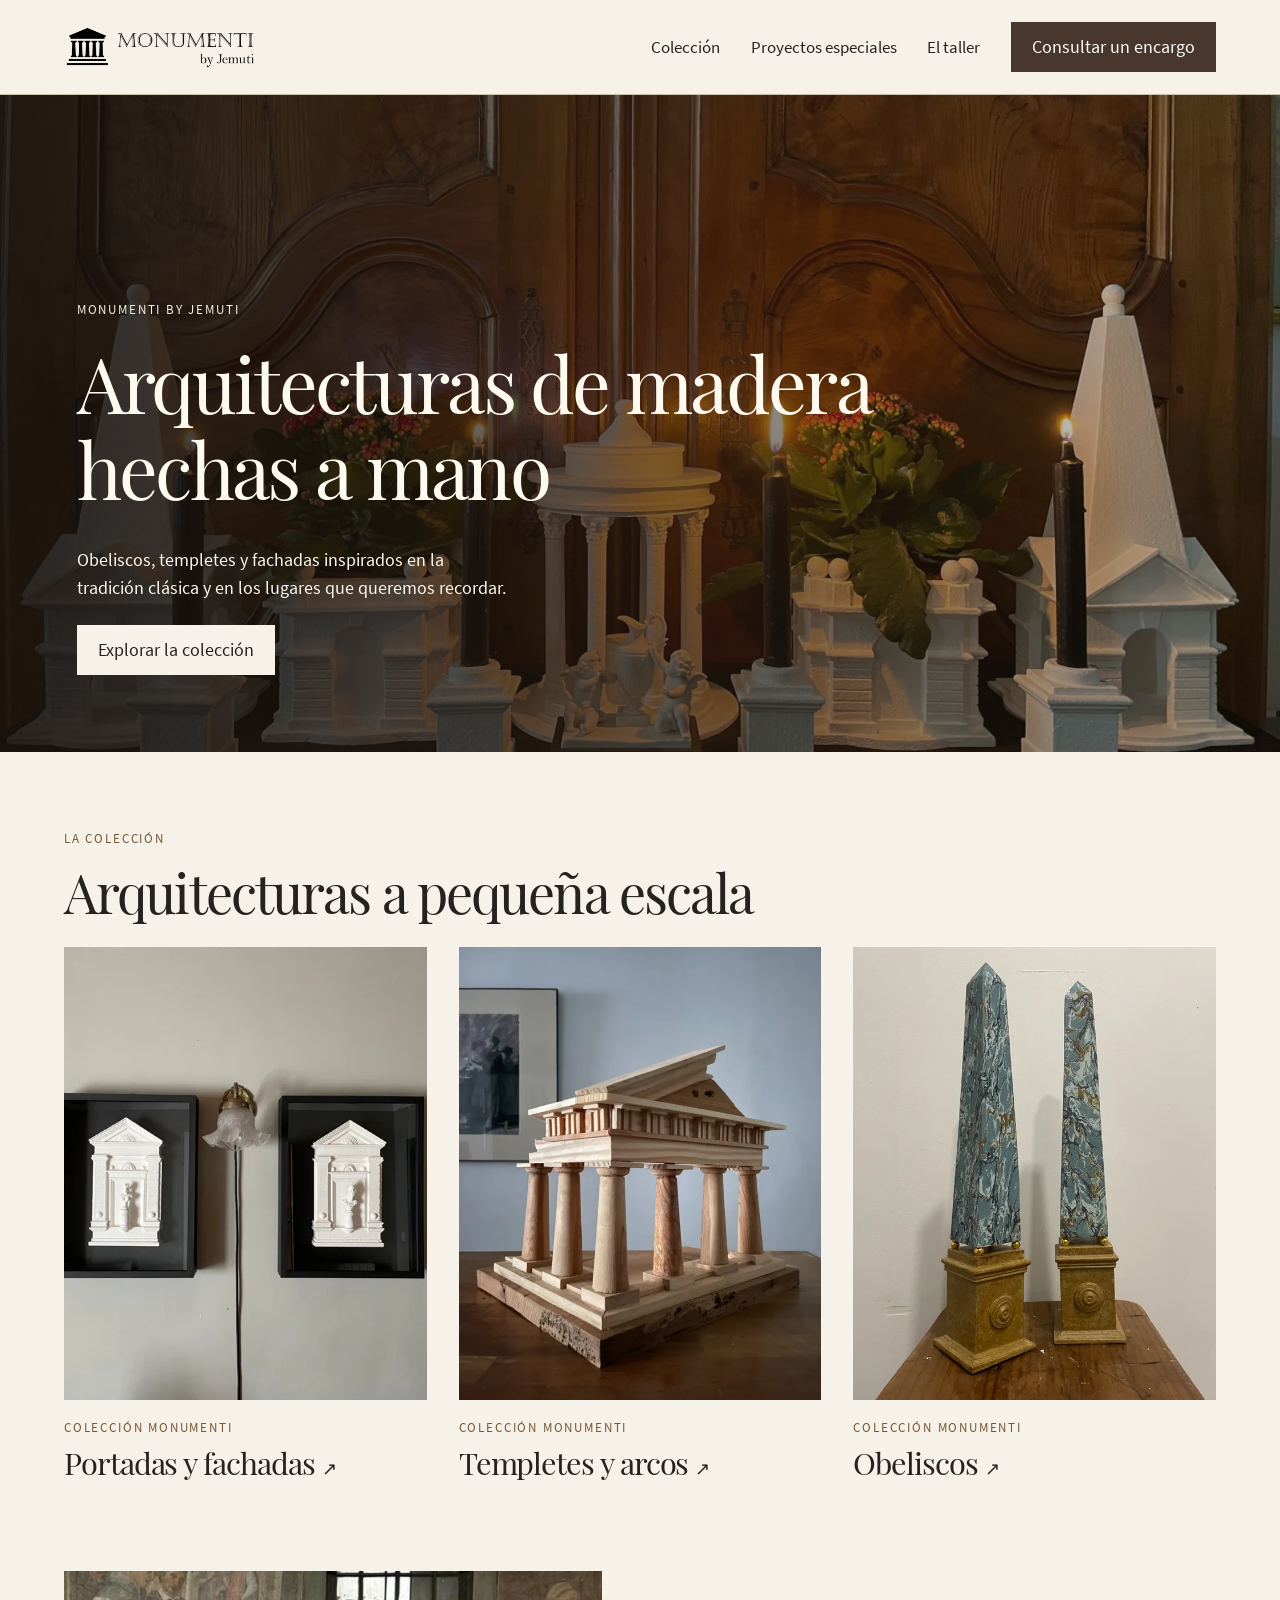
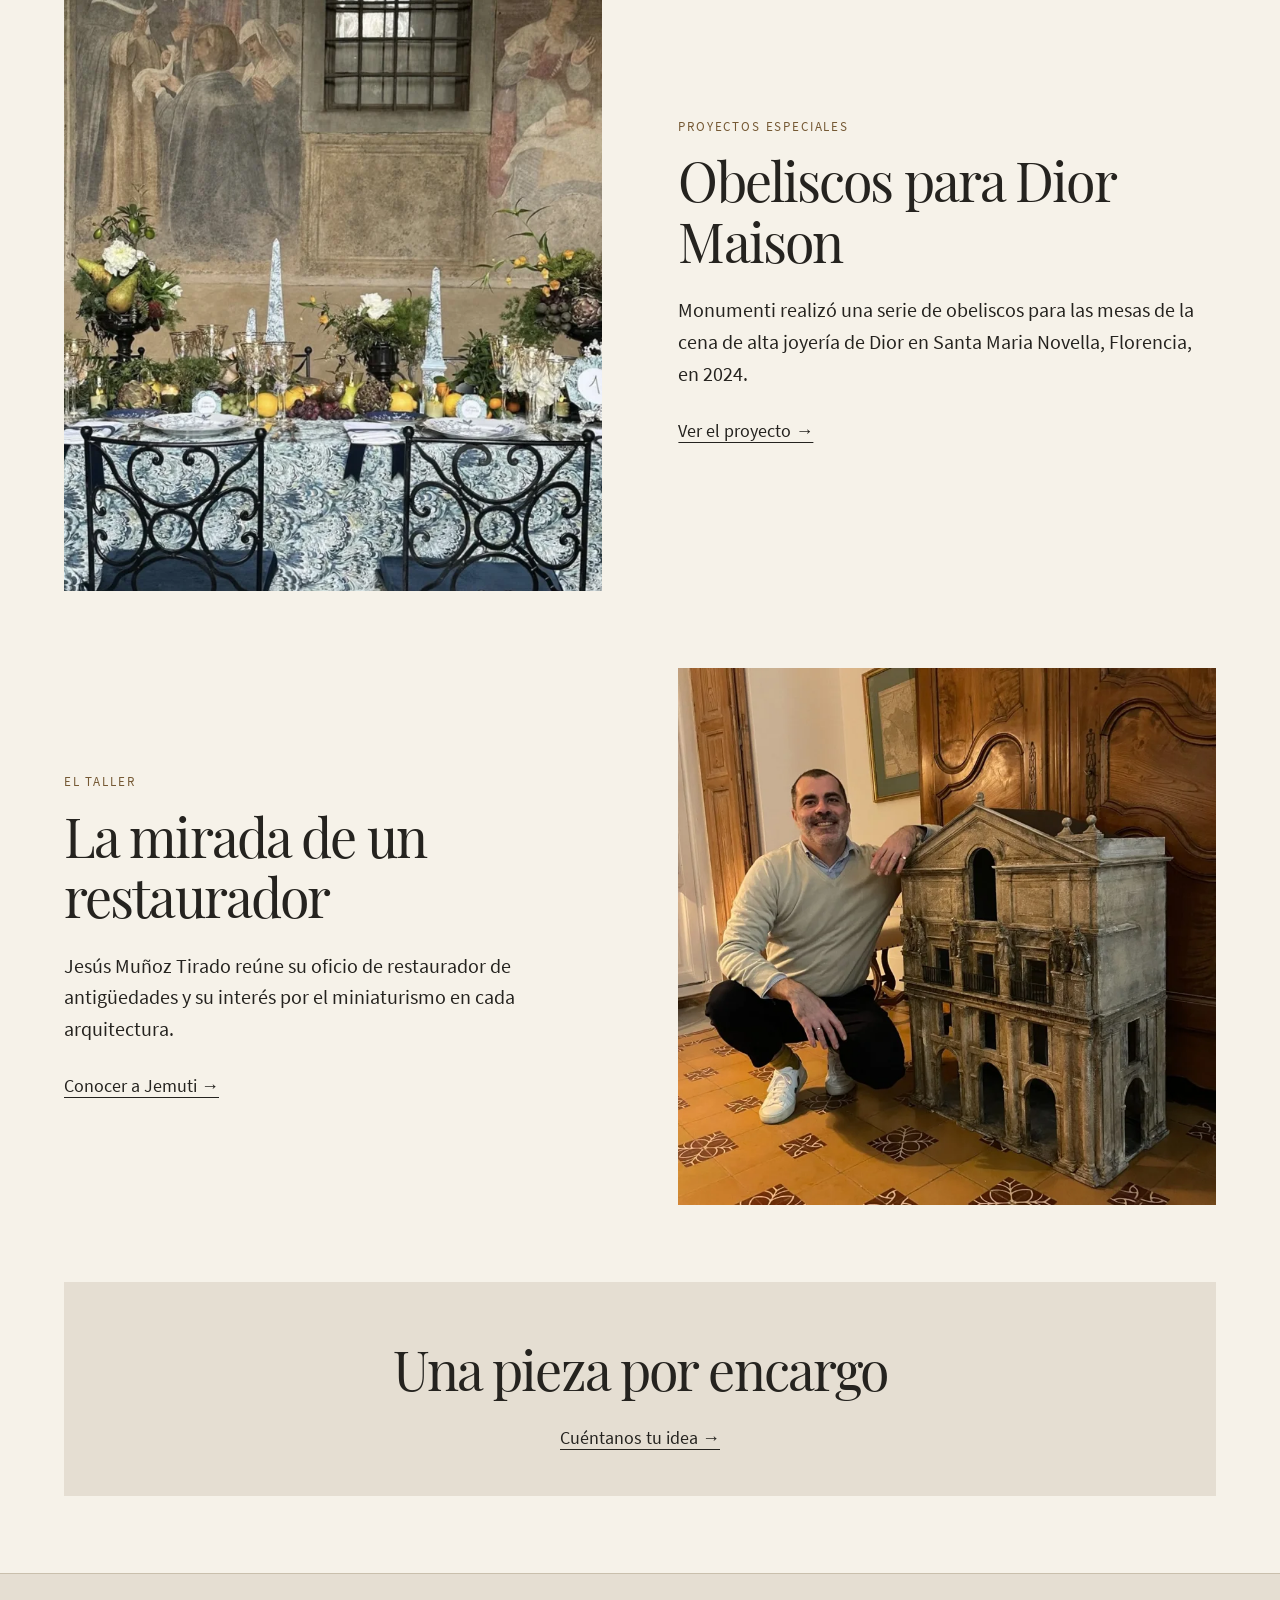
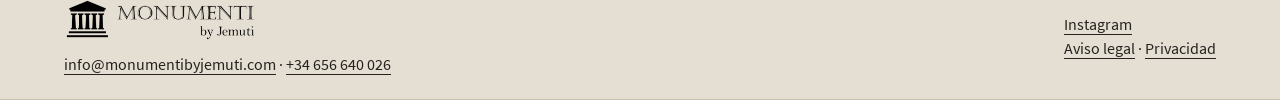
<file: index.html>
<!doctype html><html lang="es"><head><meta charset="utf-8"><meta name="viewport" content="width=device-width,initial-scale=1"><title>Arquitecturas de madera hechas a mano | Monumenti by Jemuti</title><meta name="description" content="Pequeñas arquitecturas de madera de Jesús Muñoz Tirado. Descubre la colección de Monumenti, sus proyectos especiales y los encargos a medida."><link rel="canonical" href="https://www.monumentibyjemuti.com/"><meta property="og:locale" content="es_ES"><meta property="og:type" content="website"><meta property="og:title" content="Arquitecturas de madera hechas a mano | Monumenti by Jemuti"><meta property="og:description" content="Pequeñas arquitecturas de madera de Jesús Muñoz Tirado. Descubre la colección de Monumenti, sus proyectos especiales y los encargos a medida."><meta property="og:url" content="https://www.monumentibyjemuti.com/"><meta property="og:image" content="https://www.monumentibyjemuti.com/assets/i60.jpg"><link rel="icon" href="/assets/icon-base.ico" type="image/x-icon"><link rel="apple-touch-icon" sizes="180x180" href="/assets/icon-180x180.png" type="image/png"><link rel="icon" type="image/png" sizes="32x32" href="/assets/icon-32x32.png"><link rel="icon" type="image/png" sizes="192x192" href="/assets/icon-192x192.png"><link rel="icon" type="image/png" sizes="16x16" href="/assets/icon-16x16.png"><link rel="stylesheet" href="/assets/site.css"><script type="application/ld+json">{"@context": "https://schema.org", "@graph": [{"@type": "Organization", "@id": "https://www.monumentibyjemuti.com/#taller", "name": "Monumenti by Jemuti", "url": "https://www.monumentibyjemuti.com/", "logo": "https://www.monumentibyjemuti.com/assets/i00.png", "founder": {"@type": "Person", "name": "Jesús Muñoz Tirado", "alternateName": "Jemuti"}, "email": "info@monumentibyjemuti.com", "sameAs": ["https://www.instagram.com/monumenti_byjemuti"]}, {"@type": "WebPage", "@id": "https://www.monumentibyjemuti.com/#pagina", "url": "https://www.monumentibyjemuti.com/", "name": "Arquitecturas de madera hechas a mano", "description": "Pequeñas arquitecturas de madera de Jesús Muñoz Tirado. Descubre la colección de Monumenti, sus proyectos especiales y los encargos a medida.", "inLanguage": "es", "publisher": {"@id": "https://www.monumentibyjemuti.com/#taller"}, "image": "https://www.monumentibyjemuti.com/assets/i60.jpg"}]}</script><script defer src="/assets/site.js"></script></head><body><a class="skip" href="#contenido">Saltar al contenido</a><header><a class="brand" href="/"><img src="/assets/i00.png" alt="Logotipo de Monumenti by Jemuti" width="384" height="93" loading="lazy"></a><nav aria-label="Principal"><a href="/coleccion-monumenti/">Colección</a><a href="/proyectos-especiales/">Proyectos especiales</a><a href="/quienes-somos/">El taller</a><a href="/haz-tu-pedido/">Consultar un encargo</a></nav></header><main id="contenido"><section class="hero"><img srcset="/assets/i60-640.webp 640w, /assets/i60-1200.webp 1200w, /assets/i60-1920.webp 1920w" sizes="100vw" src="/assets/i60.jpg" alt="Arquitecturas blancas en una mesa con velas" width="2000" height="1500" fetchpriority="high"><div><small>Monumenti by Jemuti</small><h1>Arquitecturas de madera<br>hechas a mano</h1><p>Obeliscos, templetes y fachadas inspirados en la tradición clásica y en los lugares que queremos recordar.</p><a class="btn" href="/coleccion-monumenti/">Explorar la colección</a></div></section><section><small>La colección</small><h2>Arquitecturas a pequeña escala</h2><div class="cards"><a class="card" href="/coleccion-monumenti/#fachadas"><img src="/assets/i09.jpg.webp" alt="Dos fachadas enmarcadas" width="2000" height="1500" loading="lazy"><small>Colección Monumenti</small><h3>Portadas y fachadas <span>↗</span></h3></a><a class="card" href="/coleccion-monumenti/#templetes"><img src="/assets/i20.jpg.webp" alt="Pórtico de columnas sobre peana" width="1500" height="2000" loading="lazy"><small>Colección Monumenti</small><h3>Templetes y arcos <span>↗</span></h3></a><a class="card" href="/coleccion-monumenti/#obeliscos"><img src="/assets/i34.jpg.webp" alt="Obeliscos jaspeados sobre bases doradas" width="1500" height="2000" loading="lazy"><small>Colección Monumenti</small><h3>Obeliscos <span>↗</span></h3></a></div></section><section class="split"><img src="/assets/i67.jpg.webp" alt="Mesa del evento frente a los frescos" width="888" height="1070" loading="lazy"><div><small>Proyectos especiales</small><h2>Obeliscos para Dior Maison</h2><p>Monumenti realizó una serie de obeliscos para las mesas de la cena de alta joyería de Dior en Santa Maria Novella, Florencia, en 2024.</p><a class="" href="/proyectos-especiales/dior-maison-florencia/">Ver el proyecto →</a></div></section><section class="split"><div><small>El taller</small><h2>La mirada de un restaurador</h2><p>Jesús Muñoz Tirado reúne su oficio de restaurador de antigüedades y su interés por el miniaturismo en cada arquitectura.</p><a class="" href="/quienes-somos/">Conocer a Jemuti →</a></div><img src="/assets/i01.jpg.webp" alt="Jemuti junto a sus arquitecturas en el taller" width="1366" height="1366" loading="lazy"></section><section class="call"><h2>Una pieza por encargo</h2><a class="" href="/haz-tu-pedido/">Cuéntanos tu idea →</a></section></main><footer><div><a class="brand" href="/"><img src="/assets/i00.png" alt="Logotipo de Monumenti by Jemuti" width="384" height="93" loading="lazy"></a><p><a href="mailto:info@monumentibyjemuti.com">info@monumentibyjemuti.com</a> · <a href="tel:+34656640026">+34 656 640 026</a></p></div><div><a class="" href="https://www.instagram.com/monumenti_byjemuti">Instagram</a><br><a class="" href="/aviso-legal/">Aviso legal</a> · <a class="" href="/politica-de-privacidad/">Privacidad</a></div></footer></body></html>
</file>
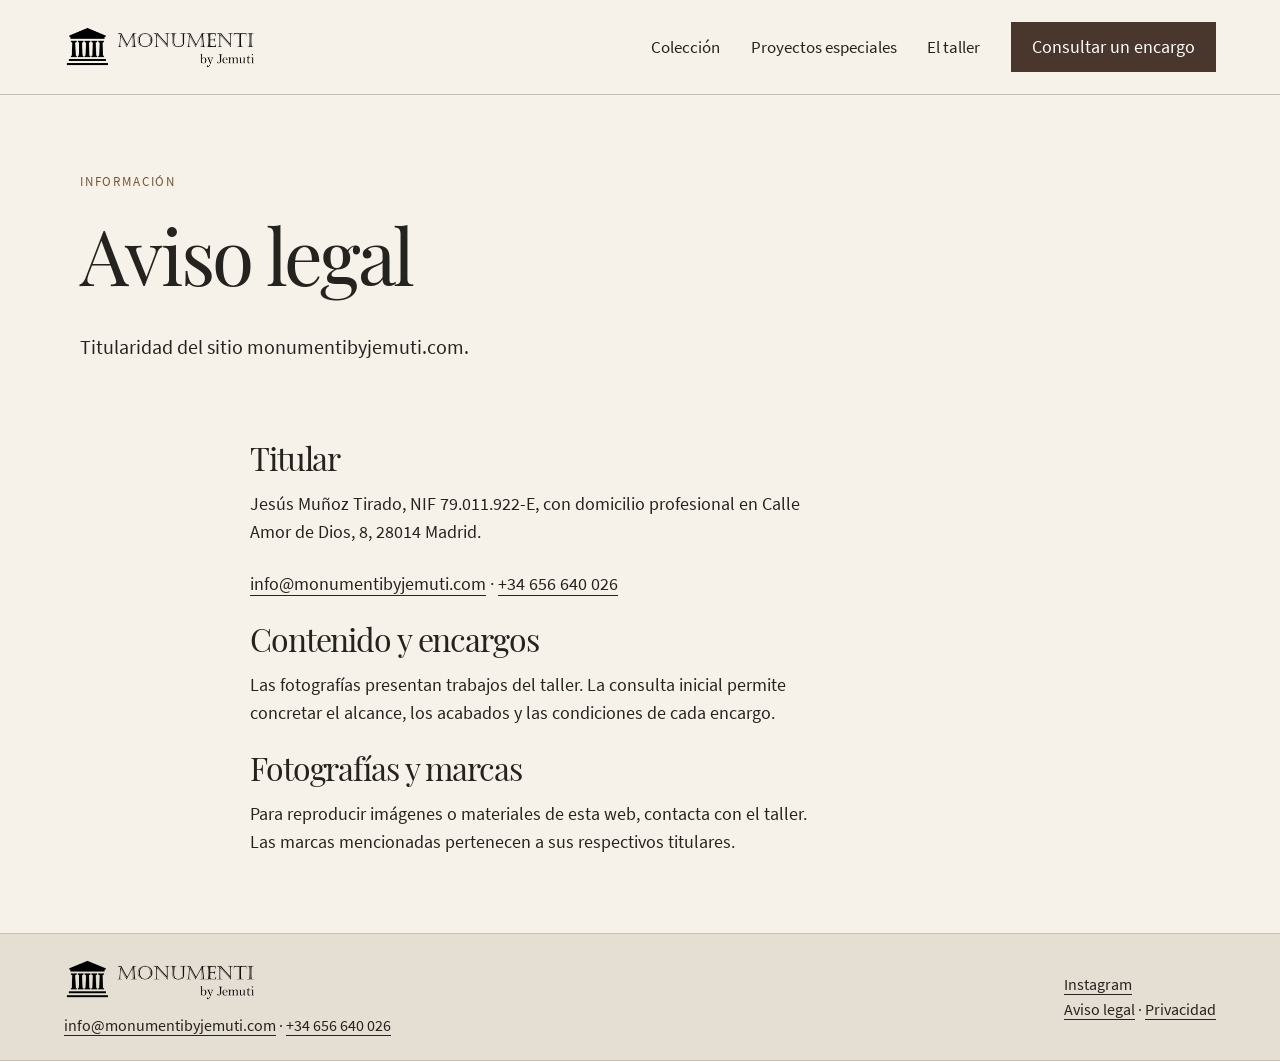
<file: aviso-legal/index.html>
<!doctype html><html lang="es"><head><meta charset="utf-8"><meta name="viewport" content="width=device-width,initial-scale=1"><title>Aviso legal | Monumenti by Jemuti</title><meta name="description" content="Titularidad y contacto de la web de Monumenti by Jemuti."><link rel="canonical" href="https://www.monumentibyjemuti.com/aviso-legal/"><meta property="og:locale" content="es_ES"><meta property="og:type" content="website"><meta property="og:title" content="Aviso legal | Monumenti by Jemuti"><meta property="og:description" content="Titularidad y contacto de la web de Monumenti by Jemuti."><meta property="og:url" content="https://www.monumentibyjemuti.com/aviso-legal/"><meta property="og:image" content="https://www.monumentibyjemuti.com/assets/i60.jpg"><link rel="icon" href="/assets/icon-base.ico" type="image/x-icon"><link rel="apple-touch-icon" sizes="180x180" href="/assets/icon-180x180.png" type="image/png"><link rel="icon" type="image/png" sizes="32x32" href="/assets/icon-32x32.png"><link rel="icon" type="image/png" sizes="192x192" href="/assets/icon-192x192.png"><link rel="icon" type="image/png" sizes="16x16" href="/assets/icon-16x16.png"><link rel="stylesheet" href="/assets/site.css"><script type="application/ld+json">{"@context": "https://schema.org", "@graph": [{"@type": "Organization", "@id": "https://www.monumentibyjemuti.com/#taller", "name": "Monumenti by Jemuti", "url": "https://www.monumentibyjemuti.com/", "logo": "https://www.monumentibyjemuti.com/assets/i00.png", "founder": {"@type": "Person", "name": "Jesús Muñoz Tirado", "alternateName": "Jemuti"}, "email": "info@monumentibyjemuti.com", "sameAs": ["https://www.instagram.com/monumenti_byjemuti"]}, {"@type": "WebPage", "@id": "https://www.monumentibyjemuti.com/aviso-legal/#pagina", "url": "https://www.monumentibyjemuti.com/aviso-legal/", "name": "Aviso legal", "description": "Titularidad y contacto de la web de Monumenti by Jemuti.", "inLanguage": "es", "publisher": {"@id": "https://www.monumentibyjemuti.com/#taller"}, "image": "https://www.monumentibyjemuti.com/assets/i60.jpg"}, {"@type": "BreadcrumbList", "itemListElement": [{"@type": "ListItem", "position": 1, "name": "Inicio", "item": "https://www.monumentibyjemuti.com/"}, {"@type": "ListItem", "position": 2, "name": "Aviso legal", "item": "https://www.monumentibyjemuti.com/aviso-legal/"}]}]}</script><script defer src="/assets/site.js"></script></head><body><a class="skip" href="#contenido">Saltar al contenido</a><header><a class="brand" href="/"><img src="/assets/i00.png" alt="Logotipo de Monumenti by Jemuti" width="384" height="93" loading="lazy"></a><nav aria-label="Principal"><a href="/coleccion-monumenti/">Colección</a><a href="/proyectos-especiales/">Proyectos especiales</a><a href="/quienes-somos/">El taller</a><a href="/haz-tu-pedido/">Consultar un encargo</a></nav></header><main id="contenido"><div class="intro"><small>Información</small><h1>Aviso legal</h1><p>Titularidad del sitio monumentibyjemuti.com.</p></div><section class="text"><h2>Titular</h2><p>Jesús Muñoz Tirado, NIF 79.011.922-E, con domicilio profesional en Calle Amor de Dios, 8, 28014 Madrid.</p><p><a href="mailto:info@monumentibyjemuti.com">info@monumentibyjemuti.com</a> · <a href="tel:+34656640026">+34 656 640 026</a></p><h2>Contenido y encargos</h2><p>Las fotografías presentan trabajos del taller. La consulta inicial permite concretar el alcance, los acabados y las condiciones de cada encargo.</p><h2>Fotografías y marcas</h2><p>Para reproducir imágenes o materiales de esta web, contacta con el taller. Las marcas mencionadas pertenecen a sus respectivos titulares.</p></section></main><footer><div><a class="brand" href="/"><img src="/assets/i00.png" alt="Logotipo de Monumenti by Jemuti" width="384" height="93" loading="lazy"></a><p><a href="mailto:info@monumentibyjemuti.com">info@monumentibyjemuti.com</a> · <a href="tel:+34656640026">+34 656 640 026</a></p></div><div><a class="" href="https://www.instagram.com/monumenti_byjemuti">Instagram</a><br><a class="" href="/aviso-legal/">Aviso legal</a> · <a class="" href="/politica-de-privacidad/">Privacidad</a></div></footer></body></html>
</file>
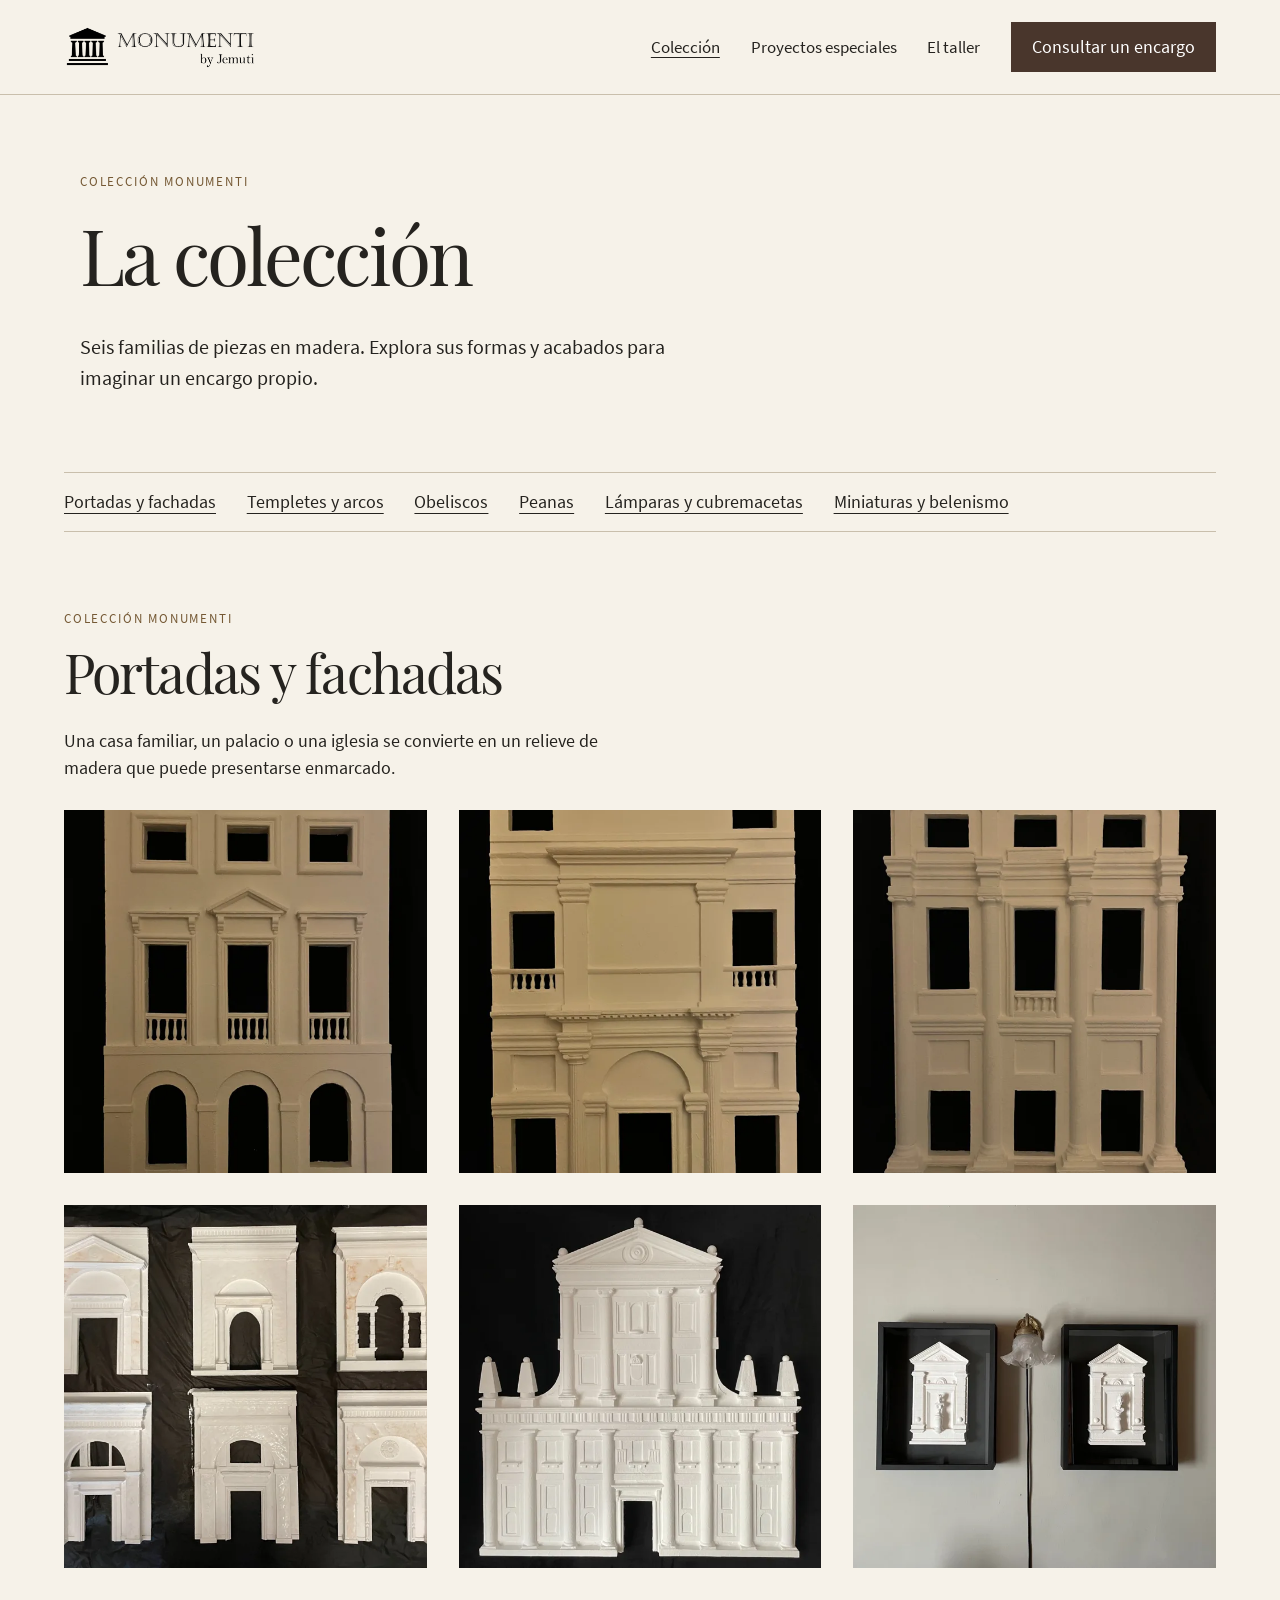
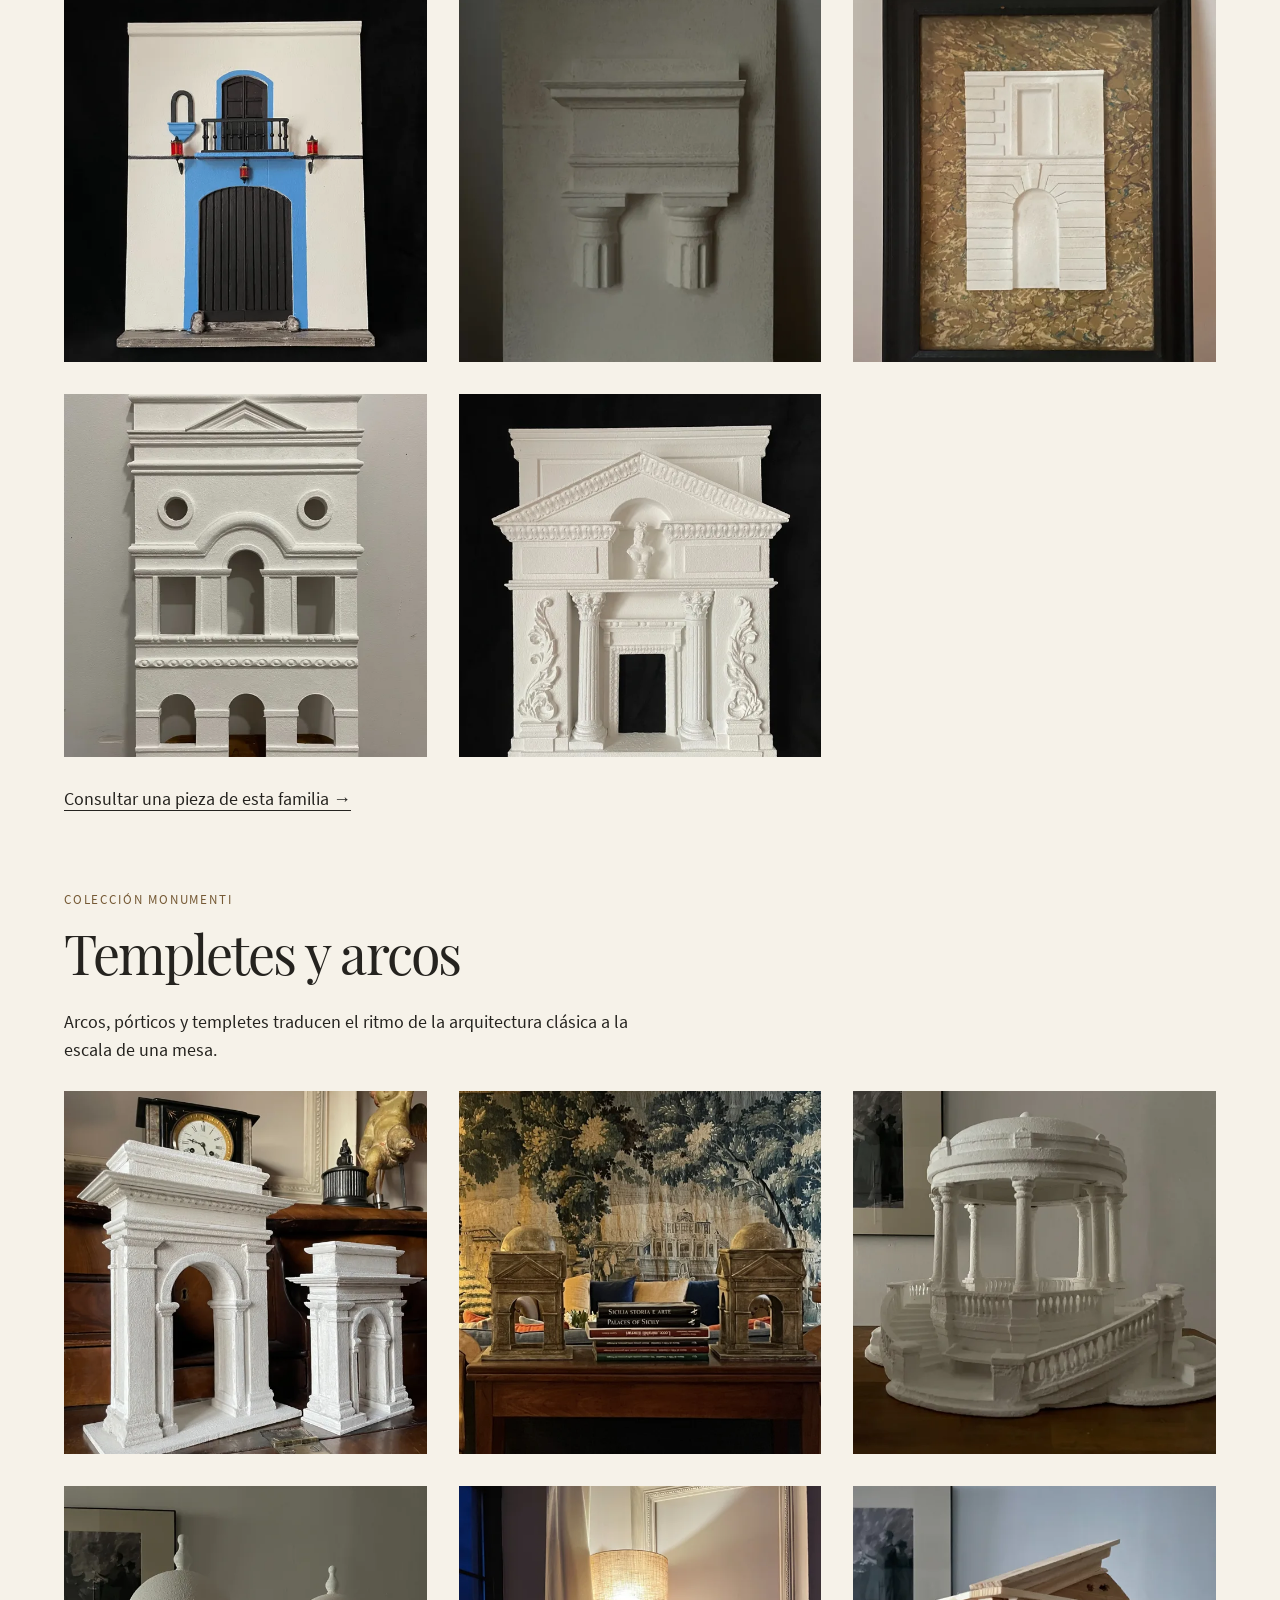
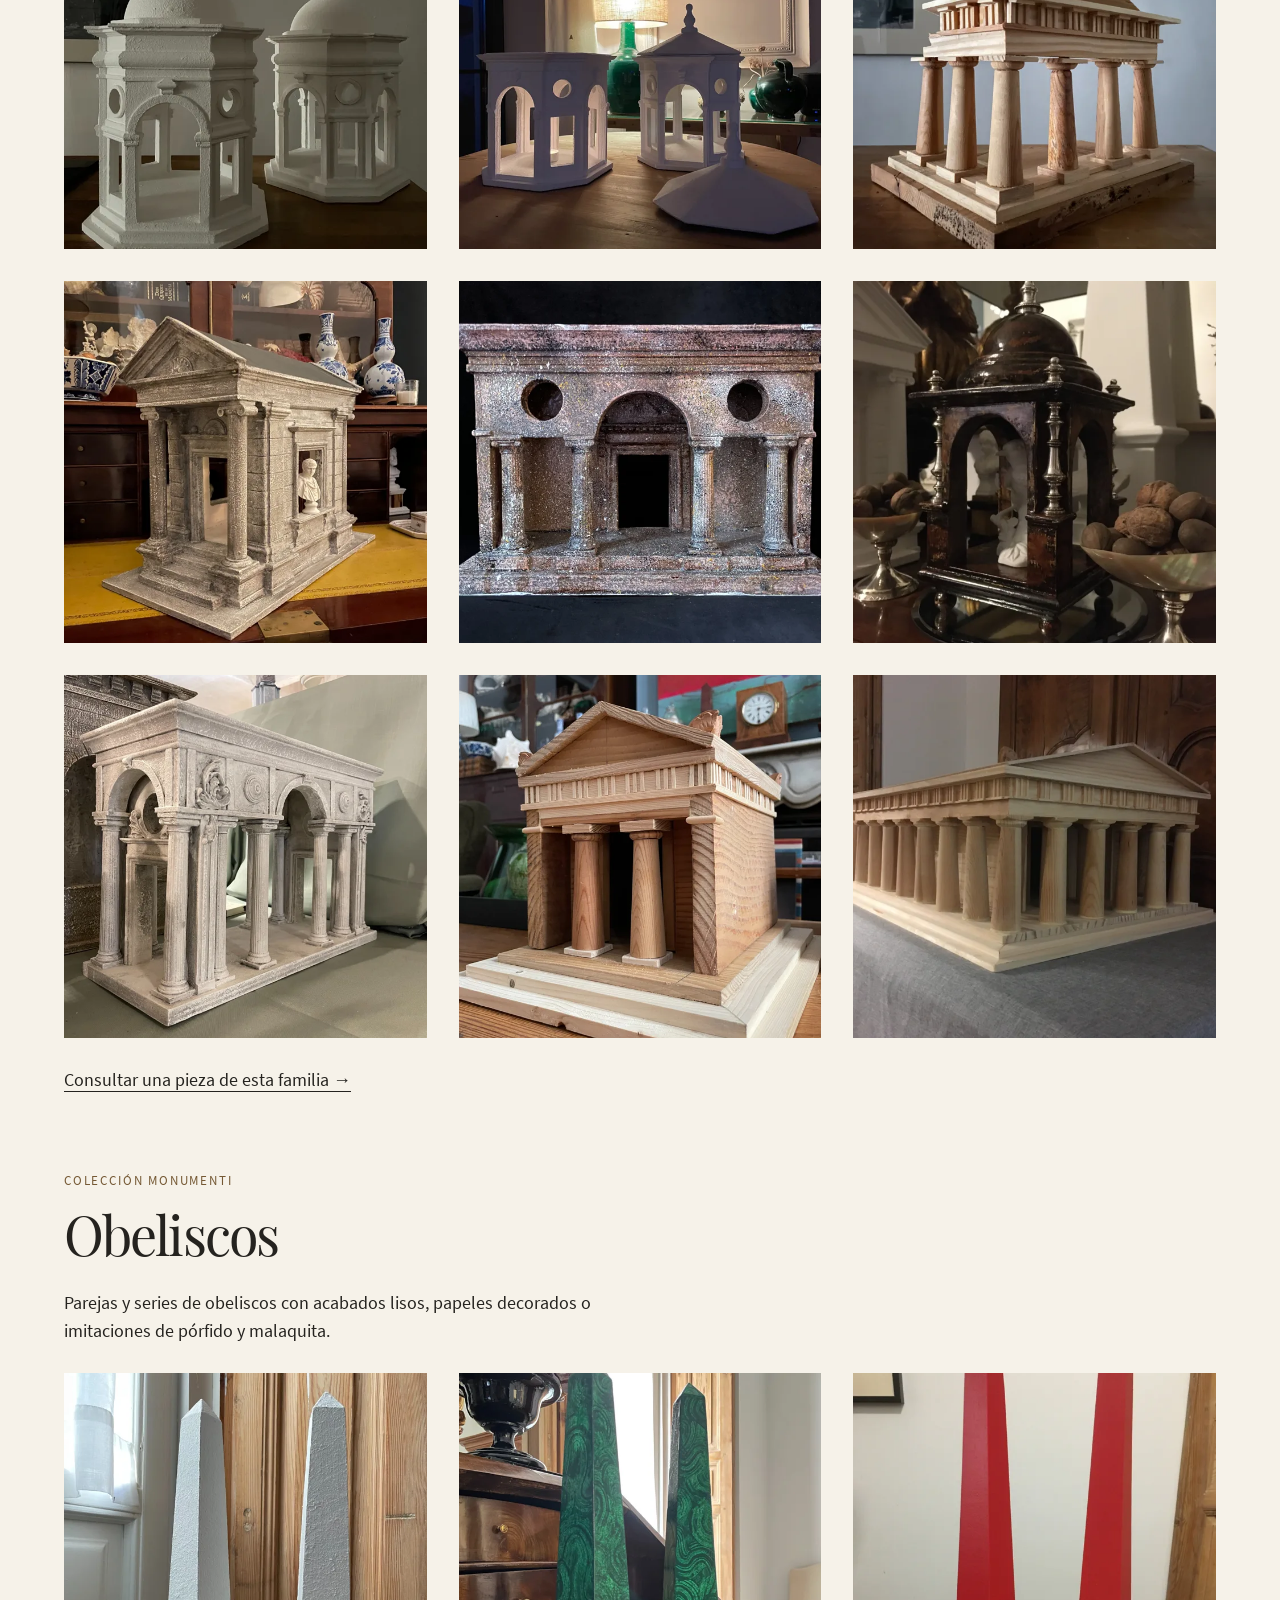
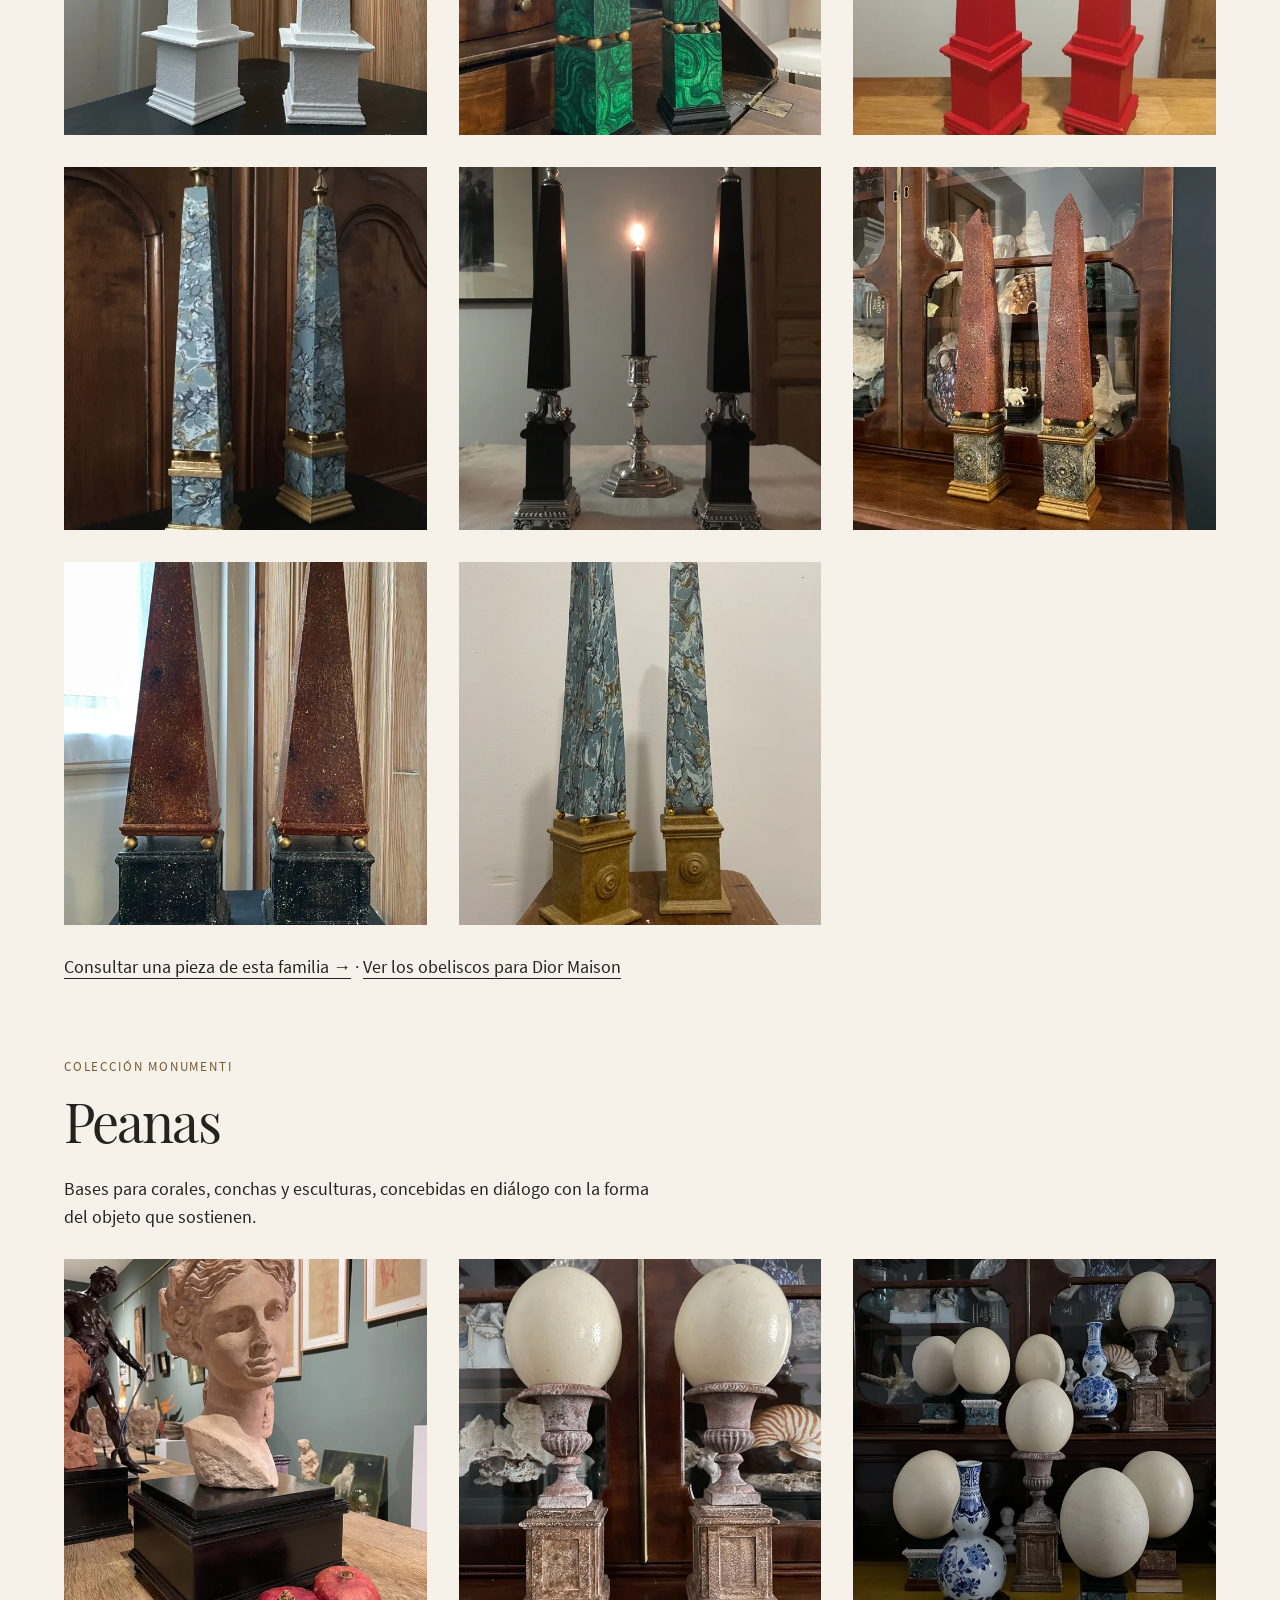
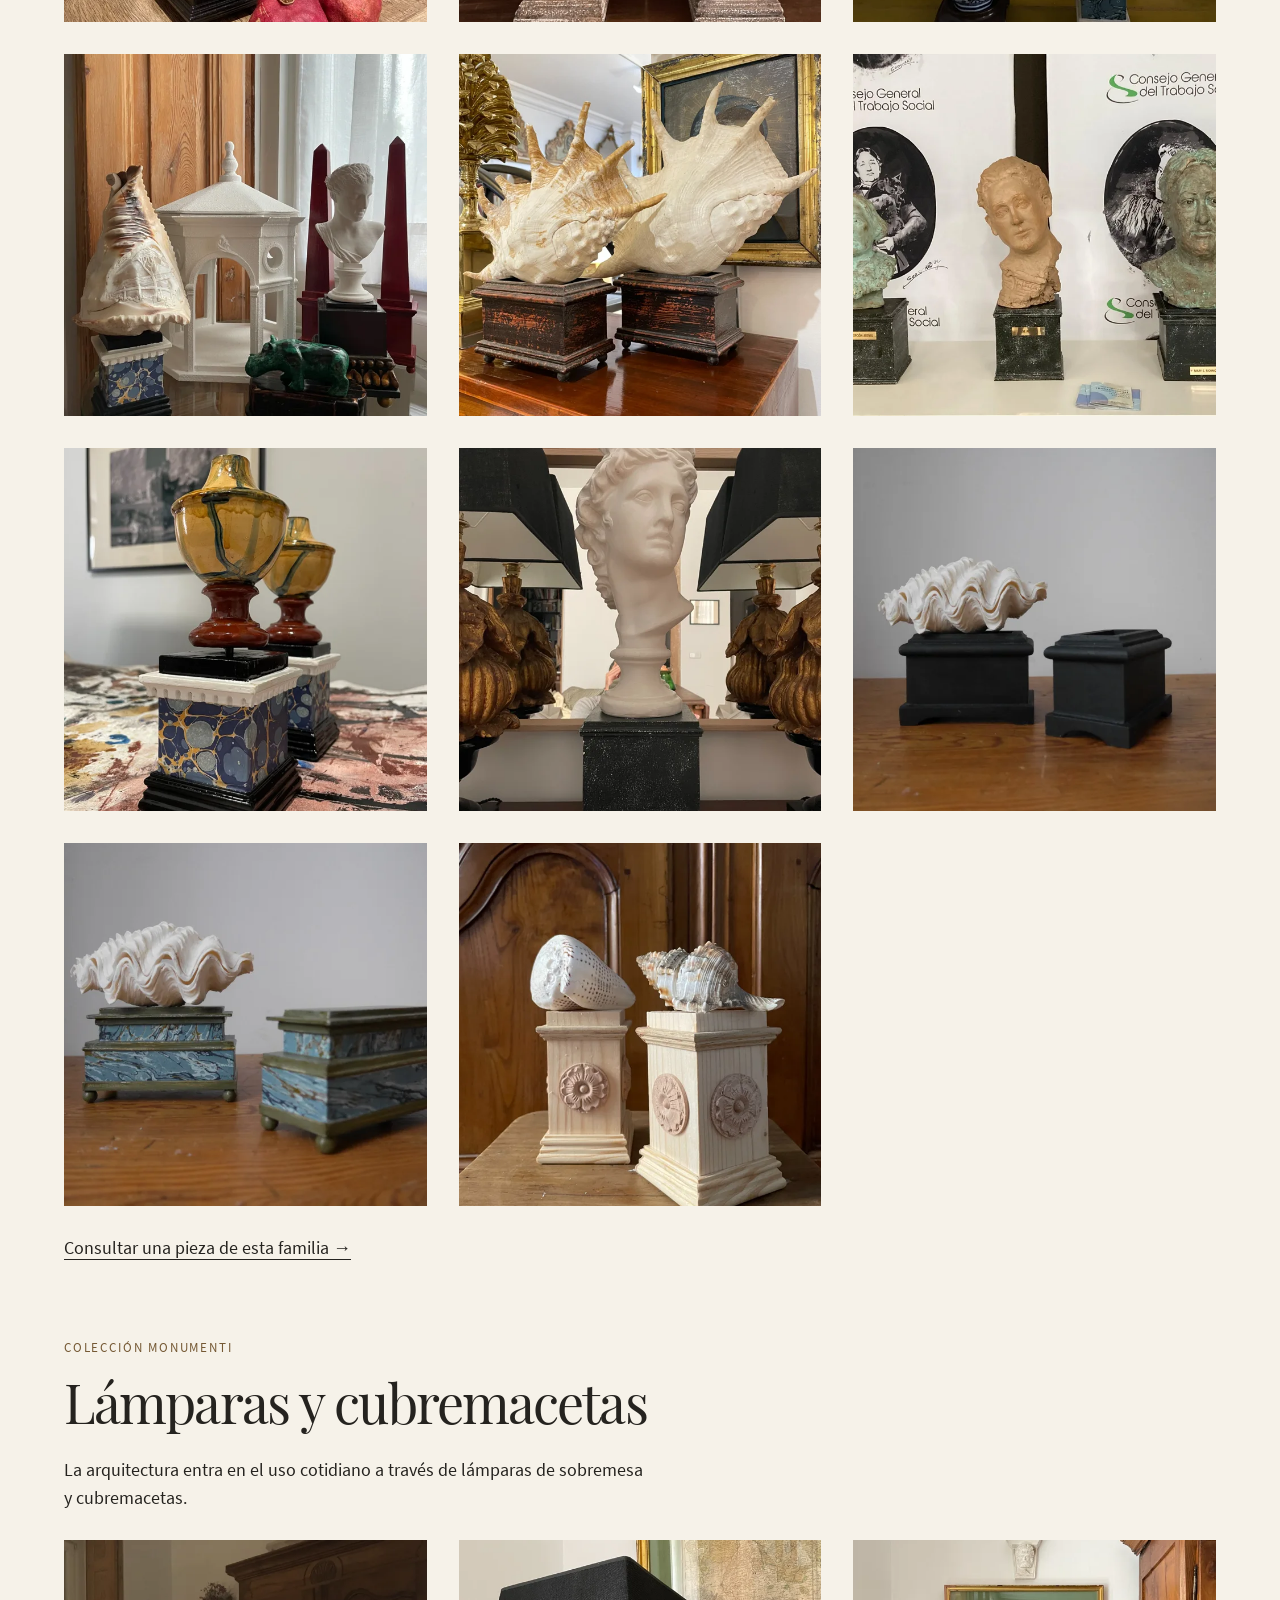
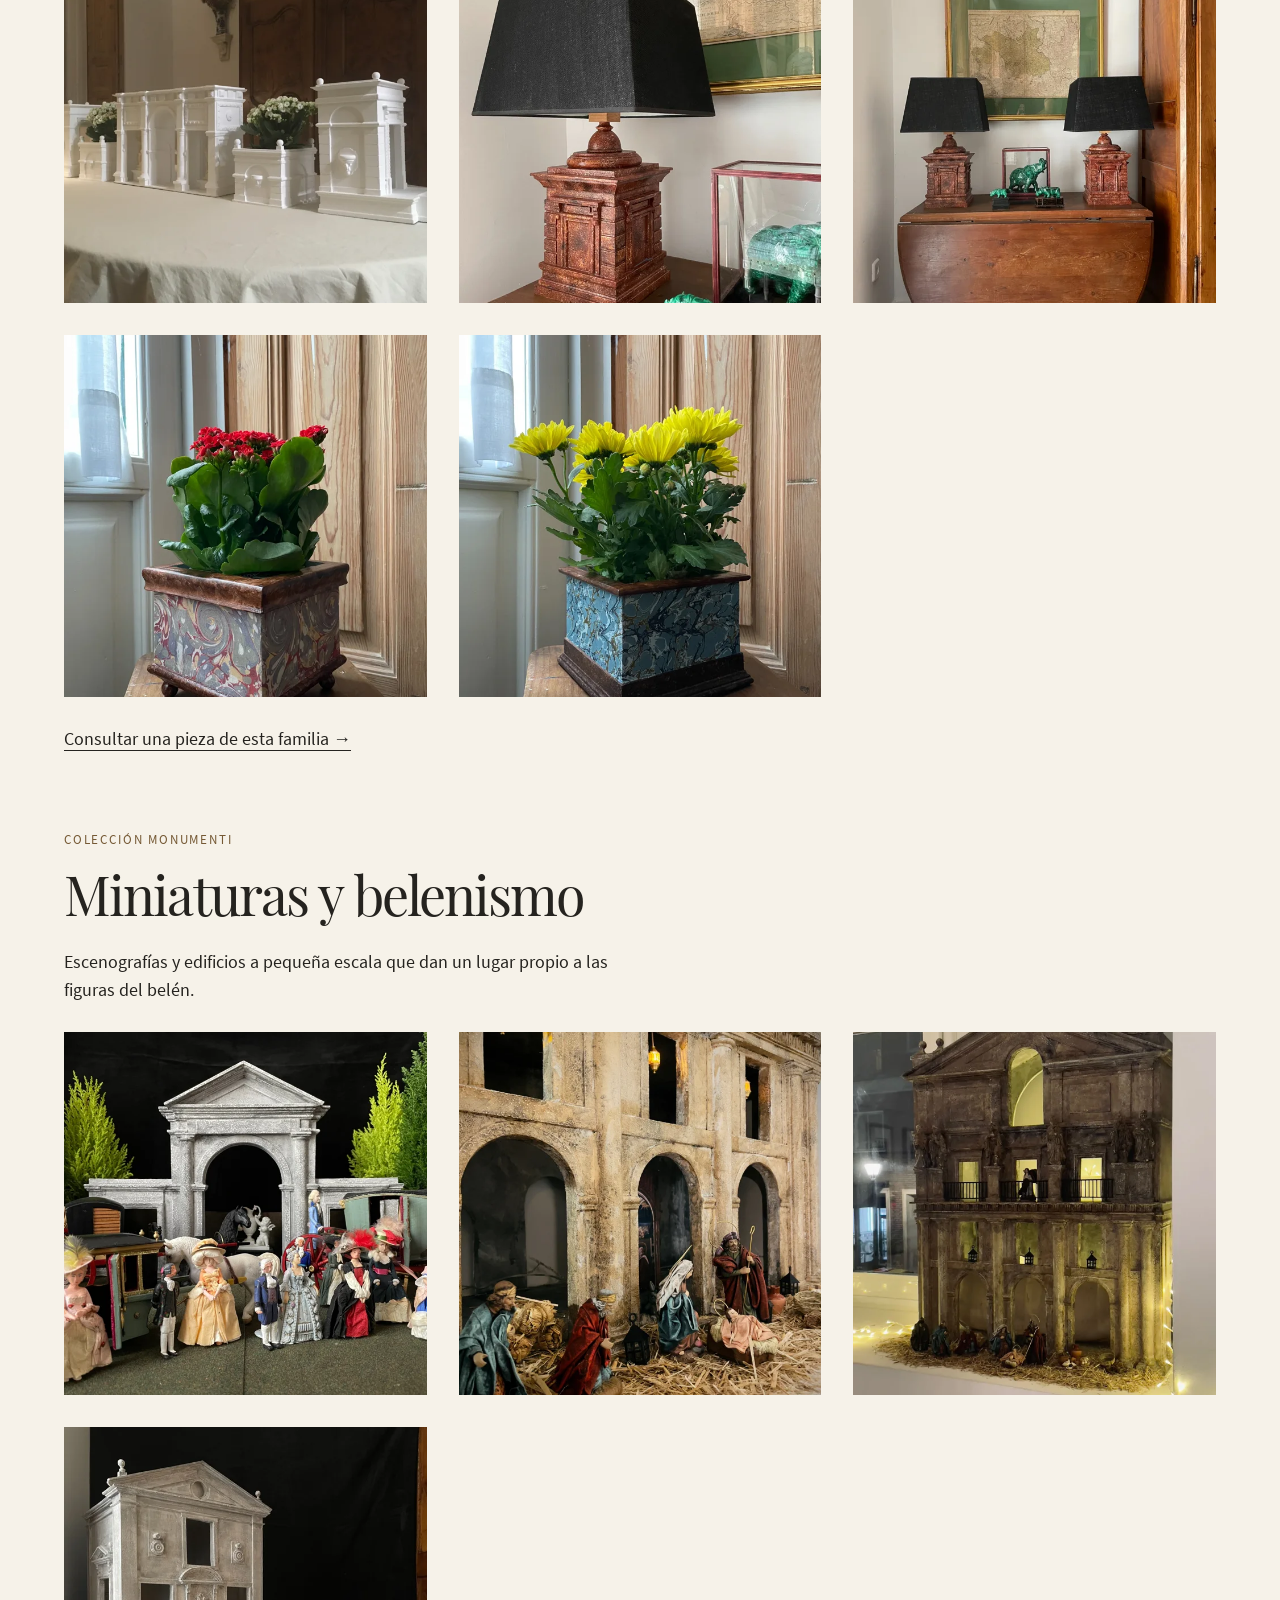
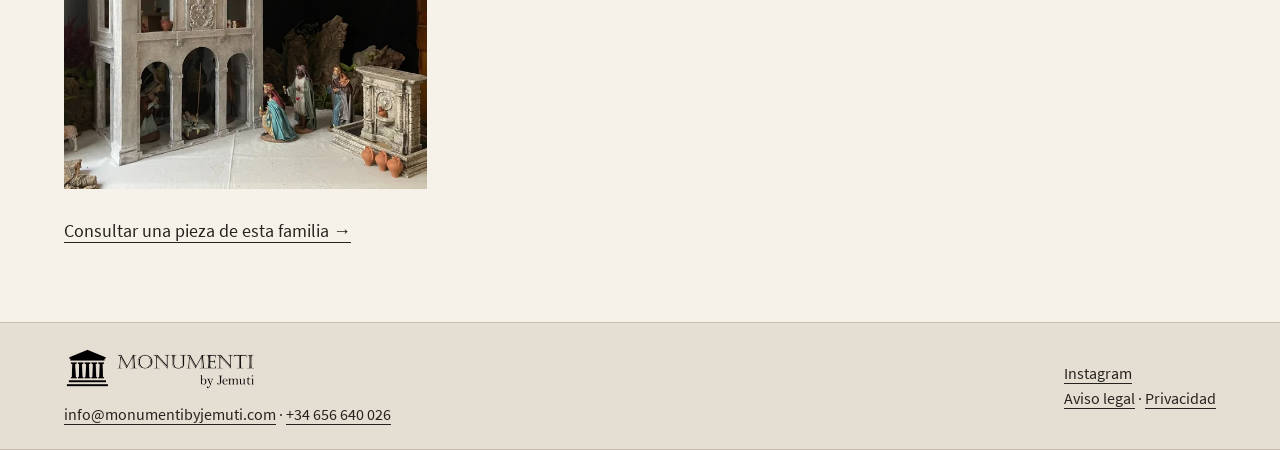
<file: coleccion-monumenti/index.html>
<!doctype html><html lang="es"><head><meta charset="utf-8"><meta name="viewport" content="width=device-width,initial-scale=1"><title>Colección de arquitecturas en madera | Monumenti by Jemuti</title><meta name="description" content="Obeliscos, fachadas, templetes, peanas, lámparas y miniaturas. Explora seis familias de piezas artesanales y sus acabados."><link rel="canonical" href="https://www.monumentibyjemuti.com/coleccion-monumenti/"><meta property="og:locale" content="es_ES"><meta property="og:type" content="website"><meta property="og:title" content="Colección de arquitecturas en madera | Monumenti by Jemuti"><meta property="og:description" content="Obeliscos, fachadas, templetes, peanas, lámparas y miniaturas. Explora seis familias de piezas artesanales y sus acabados."><meta property="og:url" content="https://www.monumentibyjemuti.com/coleccion-monumenti/"><meta property="og:image" content="https://www.monumentibyjemuti.com/assets/i55.jpg"><link rel="icon" href="/assets/icon-base.ico" type="image/x-icon"><link rel="apple-touch-icon" sizes="180x180" href="/assets/icon-180x180.png" type="image/png"><link rel="icon" type="image/png" sizes="32x32" href="/assets/icon-32x32.png"><link rel="icon" type="image/png" sizes="192x192" href="/assets/icon-192x192.png"><link rel="icon" type="image/png" sizes="16x16" href="/assets/icon-16x16.png"><link rel="stylesheet" href="/assets/site.css"><script type="application/ld+json">{"@context": "https://schema.org", "@graph": [{"@type": "Organization", "@id": "https://www.monumentibyjemuti.com/#taller", "name": "Monumenti by Jemuti", "url": "https://www.monumentibyjemuti.com/", "logo": "https://www.monumentibyjemuti.com/assets/i00.png", "founder": {"@type": "Person", "name": "Jesús Muñoz Tirado", "alternateName": "Jemuti"}, "email": "info@monumentibyjemuti.com", "sameAs": ["https://www.instagram.com/monumenti_byjemuti"]}, {"@type": "CollectionPage", "@id": "https://www.monumentibyjemuti.com/coleccion-monumenti/#pagina", "url": "https://www.monumentibyjemuti.com/coleccion-monumenti/", "name": "Colección de arquitecturas en madera", "description": "Obeliscos, fachadas, templetes, peanas, lámparas y miniaturas. Explora seis familias de piezas artesanales y sus acabados.", "inLanguage": "es", "publisher": {"@id": "https://www.monumentibyjemuti.com/#taller"}, "image": "https://www.monumentibyjemuti.com/assets/i55.jpg"}, {"@type": "BreadcrumbList", "itemListElement": [{"@type": "ListItem", "position": 1, "name": "Inicio", "item": "https://www.monumentibyjemuti.com/"}, {"@type": "ListItem", "position": 2, "name": "Colección de arquitecturas en madera", "item": "https://www.monumentibyjemuti.com/coleccion-monumenti/"}]}]}</script><script defer src="/assets/site.js"></script></head><body><a class="skip" href="#contenido">Saltar al contenido</a><header><a class="brand" href="/"><img src="/assets/i00.png" alt="Logotipo de Monumenti by Jemuti" width="384" height="93" loading="lazy"></a><nav aria-label="Principal"><a href="/coleccion-monumenti/" aria-current="page">Colección</a><a href="/proyectos-especiales/">Proyectos especiales</a><a href="/quienes-somos/">El taller</a><a href="/haz-tu-pedido/">Consultar un encargo</a></nav></header><main id="contenido"><div class="intro"><small>Colección Monumenti</small><h1>La colección</h1><p>Seis familias de piezas en madera. Explora sus formas y acabados para imaginar un encargo propio.</p></div><nav class="index" aria-label="Familias"><a class="" href="#fachadas">Portadas y fachadas</a><a class="" href="#templetes">Templetes y arcos</a><a class="" href="#obeliscos">Obeliscos</a><a class="" href="#peanas">Peanas</a><a class="" href="#lamparas">Lámparas y cubremacetas</a><a class="" href="#miniaturas">Miniaturas y belenismo</a></nav><section id="fachadas"><small>Colección Monumenti</small><h2>Portadas y fachadas</h2><p>Una casa familiar, un palacio o una iglesia se convierte en un relieve de madera que puede presentarse enmarcado.</p><div class="gallery"><a class="" href="/assets/i04.jpg"><img src="/assets/i04.jpg.webp" alt="Fachada de tres plantas sobre fondo oscuro" width="1500" height="2000" loading="lazy"></a><a class="" href="/assets/i05.jpg"><img src="/assets/i05.jpg.webp" alt="Detalle de una portada con puerta central" width="1500" height="2000" loading="lazy"></a><a class="" href="/assets/i06.jpg"><img src="/assets/i06.jpg.webp" alt="Fachada con tres vanos en cada planta" width="1500" height="2000" loading="lazy"></a><a class="" href="/assets/i07.jpg"><img src="/assets/i07.jpg.webp" alt="Seis estudios de portadas" width="2000" height="1500" loading="lazy"></a><a class="" href="/assets/i08.jpg"><img src="/assets/i08.jpg.webp" alt="Portada con frontón y pináculos" width="2000" height="1500" loading="lazy"></a><a class="" href="/assets/i09.jpg"><img src="/assets/i09.jpg.webp" alt="Dos fachadas enmarcadas" width="2000" height="1500" loading="lazy"></a><a class="" href="/assets/i10.jpg"><img src="/assets/i10.jpg.webp" alt="Fachada blanca y azul" width="1500" height="2000" loading="lazy"></a><a class="" href="/assets/i11.jpg"><img src="/assets/i11.jpg.webp" alt="Relieve arquitectónico monocromo" width="1500" height="2000" loading="lazy"></a><a class="" href="/assets/i12.jpg"><img src="/assets/i12.jpg.webp" alt="Relieve enmarcado con paspartú" width="1500" height="2000" loading="lazy"></a><a class="" href="/assets/i13.jpg"><img src="/assets/i13.jpg.webp" alt="Alzado con frontón triangular" width="1500" height="2000" loading="lazy"></a><a class="" href="/assets/i14.jpg"><img src="/assets/i14.jpg.webp" alt="Portada de iglesia en relieve" width="1500" height="2000" loading="lazy"></a></div><a class="" href="/haz-tu-pedido/?pieza=Portadas%20y%20fachadas">Consultar una pieza de esta familia →</a></section><section id="templetes"><small>Colección Monumenti</small><h2>Templetes y arcos</h2><p>Arcos, pórticos y templetes traducen el ritmo de la arquitectura clásica a la escala de una mesa.</p><div class="gallery"><a class="" href="/assets/i15.jpg"><img src="/assets/i15.jpg.webp" alt="Dos arcos blancos sobre una mesa" width="1500" height="2000" loading="lazy"></a><a class="" href="/assets/i16.jpg"><img src="/assets/i16.jpg.webp" alt="Templete bajo un tapiz" width="1908" height="1431" loading="lazy"></a><a class="" href="/assets/i17.jpg"><img src="/assets/i17.jpg.webp" alt="Templete circular con escalinata" width="2000" height="1500" loading="lazy"></a><a class="" href="/assets/i18.jpg"><img src="/assets/i18.jpg.webp" alt="Pabellones blancos en miniatura" width="1500" height="2000" loading="lazy"></a><a class="" href="/assets/i19.jpg"><img src="/assets/i19.jpg.webp" alt="Pabellones iluminados en un interior" width="1500" height="2000" loading="lazy"></a><a class="" href="/assets/i20.jpg"><img src="/assets/i20.jpg.webp" alt="Pórtico de columnas sobre peana" width="1500" height="2000" loading="lazy"></a><a class="" href="/assets/i21.jpg"><img src="/assets/i21.jpg.webp" alt="Templete junto a un retrato" width="1500" height="2000" loading="lazy"></a><a class="" href="/assets/i22.jpg"><img src="/assets/i22.jpg.webp" alt="Arco de tres vanos" width="2000" height="1500" loading="lazy"></a><a class="" href="/assets/i23.jpg"><img src="/assets/i23.jpg.webp" alt="Templete de acabado oscuro" width="1500" height="2000" loading="lazy"></a><a class="" href="/assets/i24.jpg"><img src="/assets/i24.jpg.webp" alt="Pórtico claro visto de lado" width="2000" height="1500" loading="lazy"></a><a class="" href="/assets/i25.jpg"><img src="/assets/i25.jpg.webp" alt="Templete con columnas en tono terracota" width="1500" height="2000" loading="lazy"></a><a class="" href="/assets/i26.jpg"><img src="/assets/i26.jpg.webp" alt="Columnata de madera" width="2000" height="1500" loading="lazy"></a></div><a class="" href="/haz-tu-pedido/?pieza=Templetes%20y%20arcos">Consultar una pieza de esta familia →</a></section><section id="obeliscos"><small>Colección Monumenti</small><h2>Obeliscos</h2><p>Parejas y series de obeliscos con acabados lisos, papeles decorados o imitaciones de pórfido y malaquita.</p><div class="gallery"><a class="" href="/assets/i27.jpg"><img src="/assets/i27.jpg.webp" alt="Pareja de obeliscos claros" width="1500" height="2000" loading="lazy"></a><a class="" href="/assets/i28.jpg"><img src="/assets/i28.jpg.webp" alt="Obeliscos de acabado verde" width="1500" height="2000" loading="lazy"></a><a class="" href="/assets/i29.jpg"><img src="/assets/i29.jpg.webp" alt="Dos obeliscos rojos" width="1500" height="2000" loading="lazy"></a><a class="" href="/assets/i30.jpg"><img src="/assets/i30.jpg.webp" alt="Obeliscos azules sobre bases doradas" width="1500" height="2000" loading="lazy"></a><a class="" href="/assets/i31.jpg"><img src="/assets/i31.jpg.webp" alt="Obeliscos oscuros junto a una vela" width="1500" height="2000" loading="lazy"></a><a class="" href="/assets/i32.jpg"><img src="/assets/i32.jpg.webp" alt="Obeliscos en una composición de mesa" width="1500" height="2000" loading="lazy"></a><a class="" href="/assets/i33.jpg"><img src="/assets/i33.jpg.webp" alt="Obeliscos rojizos con bases oscuras" width="1500" height="2000" loading="lazy"></a><a class="" href="/assets/i34.jpg"><img src="/assets/i34.jpg.webp" alt="Obeliscos jaspeados sobre bases doradas" width="1500" height="2000" loading="lazy"></a></div><a class="" href="/haz-tu-pedido/?pieza=Obeliscos">Consultar una pieza de esta familia →</a> · <a class="" href="/proyectos-especiales/dior-maison-florencia/">Ver los obeliscos para Dior Maison</a></section><section id="peanas"><small>Colección Monumenti</small><h2>Peanas</h2><p>Bases para corales, conchas y esculturas, concebidas en diálogo con la forma del objeto que sostienen.</p><div class="gallery"><a class="" href="/assets/i35.jpg"><img src="/assets/i35.jpg.webp" alt="Busto sobre peana cuadrada" width="1500" height="2000" loading="lazy"></a><a class="" href="/assets/i36.jpg"><img src="/assets/i36.jpg.webp" alt="Pareja de esferas sobre peanas" width="1500" height="2000" loading="lazy"></a><a class="" href="/assets/i37.jpg"><img src="/assets/i37.jpg.webp" alt="Composición de esferas y soportes" width="1500" height="2000" loading="lazy"></a><a class="" href="/assets/i38.jpg"><img src="/assets/i38.jpg.webp" alt="Peanas y pequeñas arquitecturas sobre mesa" width="1500" height="2000" loading="lazy"></a><a class="" href="/assets/i39.jpg"><img src="/assets/i39.jpg.webp" alt="Concha clara sobre una peana" width="1500" height="2000" loading="lazy"></a><a class="" href="/assets/i40.jpg"><img src="/assets/i40.jpg.webp" alt="Tres bustos sobre peanas" width="1600" height="1200" loading="lazy"></a><a class="" href="/assets/i41.jpg"><img src="/assets/i41.jpg.webp" alt="Pieza decorativa sobre soporte oscuro" width="1500" height="2000" loading="lazy"></a><a class="" href="/assets/i42.jpg"><img src="/assets/i42.jpg.webp" alt="Cabeza esculpida sobre base negra" width="1500" height="2000" loading="lazy"></a><a class="" href="/assets/i43.jpg"><img src="/assets/i43.jpg.webp" alt="Figura blanca sobre peana oscura" width="2000" height="1501" loading="lazy"></a><a class="" href="/assets/i44.jpg"><img src="/assets/i44.jpg.webp" alt="Figura blanca y dos bases jaspeadas" width="2000" height="1501" loading="lazy"></a><a class="" href="/assets/i45.jpg"><img src="/assets/i45.jpg.webp" alt="Dos soportes arquitectónicos claros" width="1500" height="2000" loading="lazy"></a></div><a class="" href="/haz-tu-pedido/?pieza=Peanas">Consultar una pieza de esta familia →</a></section><section id="lamparas"><small>Colección Monumenti</small><h2>Lámparas y cubremacetas</h2><p>La arquitectura entra en el uso cotidiano a través de lámparas de sobremesa y cubremacetas.</p><div class="gallery"><a class="" href="/assets/i46.jpg"><img src="/assets/i46.jpg.webp" alt="Pequeñas arquitecturas sobre un estante" width="2000" height="1500" loading="lazy"></a><a class="" href="/assets/i47.jpg"><img src="/assets/i47.jpg.webp" alt="Lámpara con pantalla negra" width="1500" height="2000" loading="lazy"></a><a class="" href="/assets/i48.jpg"><img src="/assets/i48.jpg.webp" alt="Pareja de lámparas sobre un mueble" width="1500" height="2000" loading="lazy"></a><a class="" href="/assets/i49.jpg"><img src="/assets/i49.jpg.webp" alt="Cubremacetas con flores rojas" width="1500" height="2000" loading="lazy"></a><a class="" href="/assets/i50.jpg"><img src="/assets/i50.jpg.webp" alt="Cubremacetas con flores amarillas" width="1500" height="2000" loading="lazy"></a></div><a class="" href="/haz-tu-pedido/?pieza=L%C3%A1mparas%20y%20cubremacetas">Consultar una pieza de esta familia →</a></section><section id="miniaturas"><small>Colección Monumenti</small><h2>Miniaturas y belenismo</h2><p>Escenografías y edificios a pequeña escala que dan un lugar propio a las figuras del belén.</p><div class="gallery"><a class="" href="/assets/i51.jpg"><img src="/assets/i51.jpg.webp" alt="Escena de belén ante un arco" width="2000" height="1500" loading="lazy"></a><a class="" href="/assets/i52.jpg"><img src="/assets/i52.jpg.webp" alt="Figuras de belén al pie de una fachada" width="1500" height="2000" loading="lazy"></a><a class="" href="/assets/i53.jpg"><img src="/assets/i53.jpg.webp" alt="Fachada en miniatura iluminada" width="1500" height="2000" loading="lazy"></a><a class="" href="/assets/i54.jpg"><img src="/assets/i54.jpg.webp" alt="Arquitectura blanca en una escena de belén" width="2000" height="1500" loading="lazy"></a></div><a class="" href="/haz-tu-pedido/?pieza=Miniaturas%20y%20belenismo">Consultar una pieza de esta familia →</a></section></main><footer><div><a class="brand" href="/"><img src="/assets/i00.png" alt="Logotipo de Monumenti by Jemuti" width="384" height="93" loading="lazy"></a><p><a href="mailto:info@monumentibyjemuti.com">info@monumentibyjemuti.com</a> · <a href="tel:+34656640026">+34 656 640 026</a></p></div><div><a class="" href="https://www.instagram.com/monumenti_byjemuti">Instagram</a><br><a class="" href="/aviso-legal/">Aviso legal</a> · <a class="" href="/politica-de-privacidad/">Privacidad</a></div></footer></body></html>
</file>
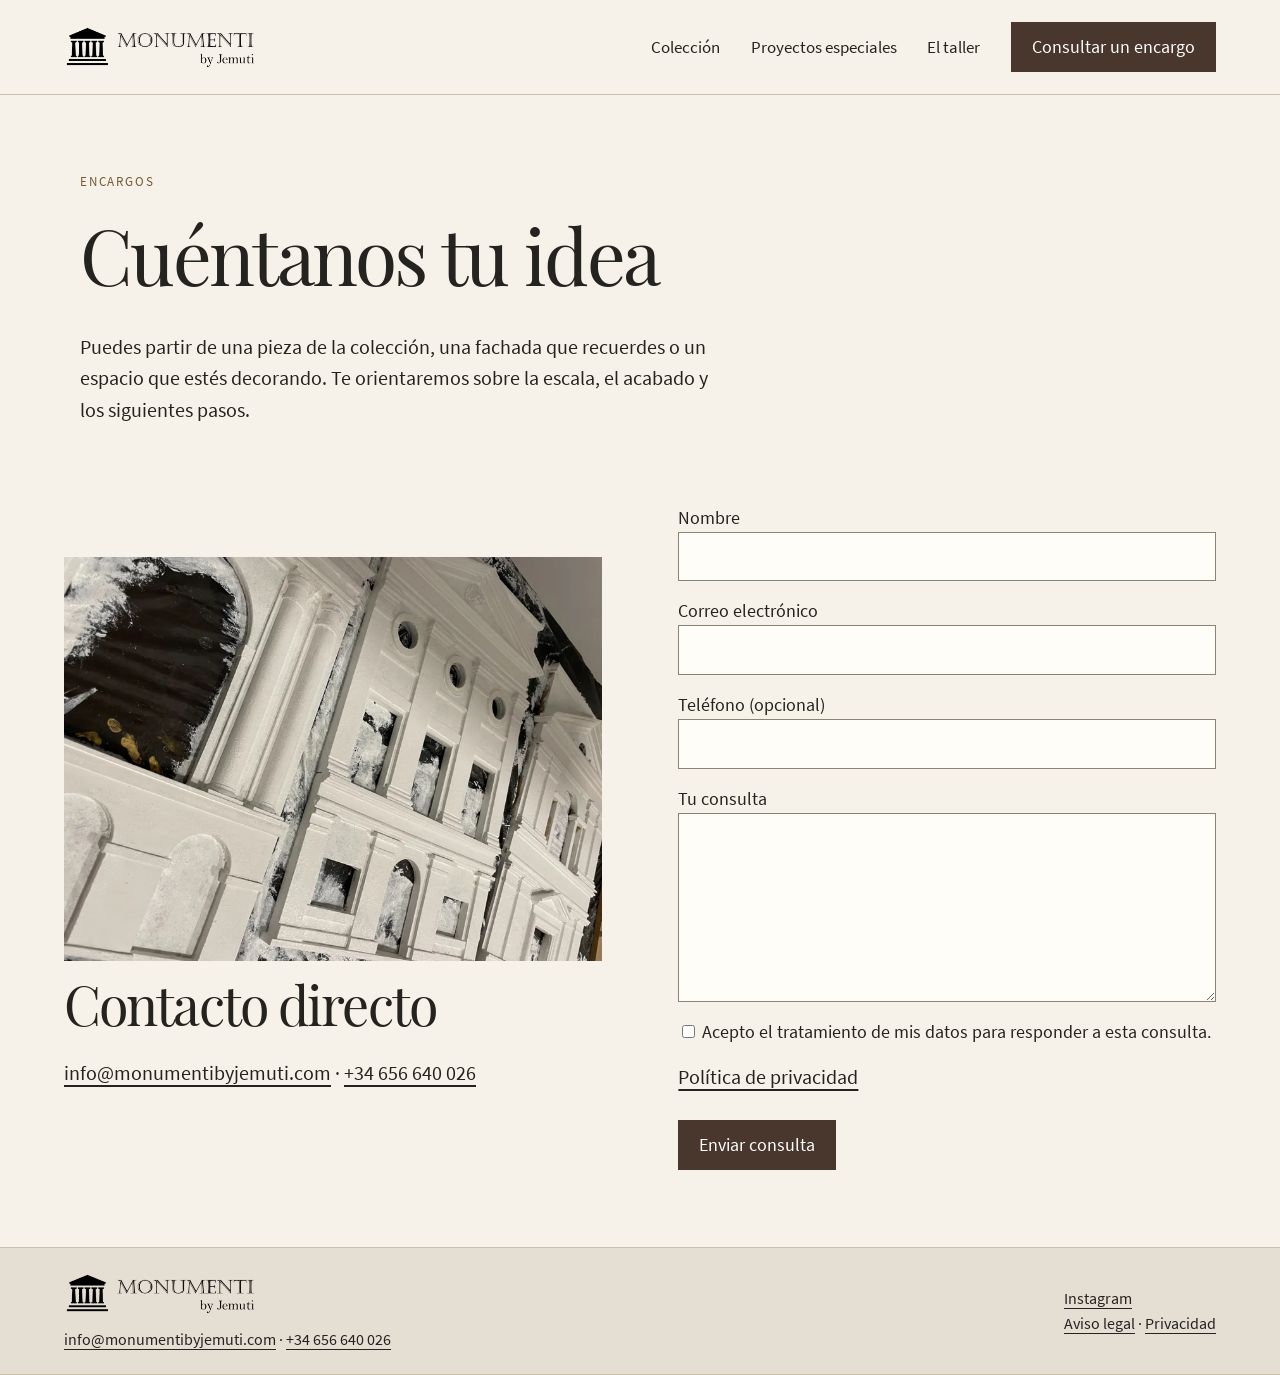
<file: haz-tu-pedido/index.html>
<!doctype html><html lang="es"><head><meta charset="utf-8"><meta name="viewport" content="width=device-width,initial-scale=1"><title>Encargos y contacto | Monumenti by Jemuti</title><meta name="description" content="Consulta una pieza a medida o una colaboración con el taller de Monumenti by Jemuti en Madrid."><link rel="canonical" href="https://www.monumentibyjemuti.com/haz-tu-pedido/"><meta property="og:locale" content="es_ES"><meta property="og:type" content="website"><meta property="og:title" content="Encargos y contacto | Monumenti by Jemuti"><meta property="og:description" content="Consulta una pieza a medida o una colaboración con el taller de Monumenti by Jemuti en Madrid."><meta property="og:url" content="https://www.monumentibyjemuti.com/haz-tu-pedido/"><meta property="og:image" content="https://www.monumentibyjemuti.com/assets/i56.jpg"><link rel="icon" href="/assets/icon-base.ico" type="image/x-icon"><link rel="apple-touch-icon" sizes="180x180" href="/assets/icon-180x180.png" type="image/png"><link rel="icon" type="image/png" sizes="32x32" href="/assets/icon-32x32.png"><link rel="icon" type="image/png" sizes="192x192" href="/assets/icon-192x192.png"><link rel="icon" type="image/png" sizes="16x16" href="/assets/icon-16x16.png"><link rel="stylesheet" href="/assets/site.css"><script type="application/ld+json">{"@context": "https://schema.org", "@graph": [{"@type": "Organization", "@id": "https://www.monumentibyjemuti.com/#taller", "name": "Monumenti by Jemuti", "url": "https://www.monumentibyjemuti.com/", "logo": "https://www.monumentibyjemuti.com/assets/i00.png", "founder": {"@type": "Person", "name": "Jesús Muñoz Tirado", "alternateName": "Jemuti"}, "email": "info@monumentibyjemuti.com", "sameAs": ["https://www.instagram.com/monumenti_byjemuti"]}, {"@type": "ContactPage", "@id": "https://www.monumentibyjemuti.com/haz-tu-pedido/#pagina", "url": "https://www.monumentibyjemuti.com/haz-tu-pedido/", "name": "Encargos y contacto", "description": "Consulta una pieza a medida o una colaboración con el taller de Monumenti by Jemuti en Madrid.", "inLanguage": "es", "publisher": {"@id": "https://www.monumentibyjemuti.com/#taller"}, "image": "https://www.monumentibyjemuti.com/assets/i56.jpg"}, {"@type": "BreadcrumbList", "itemListElement": [{"@type": "ListItem", "position": 1, "name": "Inicio", "item": "https://www.monumentibyjemuti.com/"}, {"@type": "ListItem", "position": 2, "name": "Encargos y contacto", "item": "https://www.monumentibyjemuti.com/haz-tu-pedido/"}]}]}</script><script defer src="/assets/site.js"></script></head><body><a class="skip" href="#contenido">Saltar al contenido</a><header><a class="brand" href="/"><img src="/assets/i00.png" alt="Logotipo de Monumenti by Jemuti" width="384" height="93" loading="lazy"></a><nav aria-label="Principal"><a href="/coleccion-monumenti/">Colección</a><a href="/proyectos-especiales/">Proyectos especiales</a><a href="/quienes-somos/">El taller</a><a href="/haz-tu-pedido/" aria-current="page">Consultar un encargo</a></nav></header><main id="contenido"><div class="intro"><small>Encargos</small><h1>Cuéntanos tu idea</h1><p>Puedes partir de una pieza de la colección, una fachada que recuerdes o un espacio que estés decorando. Te orientaremos sobre la escala, el acabado y los siguientes pasos.</p></div><section class="split"><div><img src="/assets/i56.jpg.webp" alt="Detalle monocromo de una fachada" width="2000" height="1500" loading="lazy"><h2>Contacto directo</h2><p><a href="mailto:info@monumentibyjemuti.com">info@monumentibyjemuti.com</a> · <a href="tel:+34656640026">+34 656 640 026</a></p></div><form method="post" action="/consulta.php"><label>Nombre<input name="nombre" required maxlength="120" autocomplete="name"></label><label>Correo electrónico<input type="email" name="correo" required maxlength="254" autocomplete="email"></label><label>Teléfono (opcional)<input name="telefono" type="tel" maxlength="40" autocomplete="tel"></label><label>Tu consulta<textarea name="mensaje" required maxlength="5000" rows="6"></textarea></label><label hidden>Dejar vacío<input name="empresa_web" tabindex="-1" autocomplete="off"></label><label class="check"><input type="checkbox" required name="acepto" value="si"> Acepto el tratamiento de mis datos para responder a esta consulta.</label><p><a class="" href="/politica-de-privacidad/">Política de privacidad</a></p><button>Enviar consulta</button></form></section></main><footer><div><a class="brand" href="/"><img src="/assets/i00.png" alt="Logotipo de Monumenti by Jemuti" width="384" height="93" loading="lazy"></a><p><a href="mailto:info@monumentibyjemuti.com">info@monumentibyjemuti.com</a> · <a href="tel:+34656640026">+34 656 640 026</a></p></div><div><a class="" href="https://www.instagram.com/monumenti_byjemuti">Instagram</a><br><a class="" href="/aviso-legal/">Aviso legal</a> · <a class="" href="/politica-de-privacidad/">Privacidad</a></div></footer></body></html>
</file>
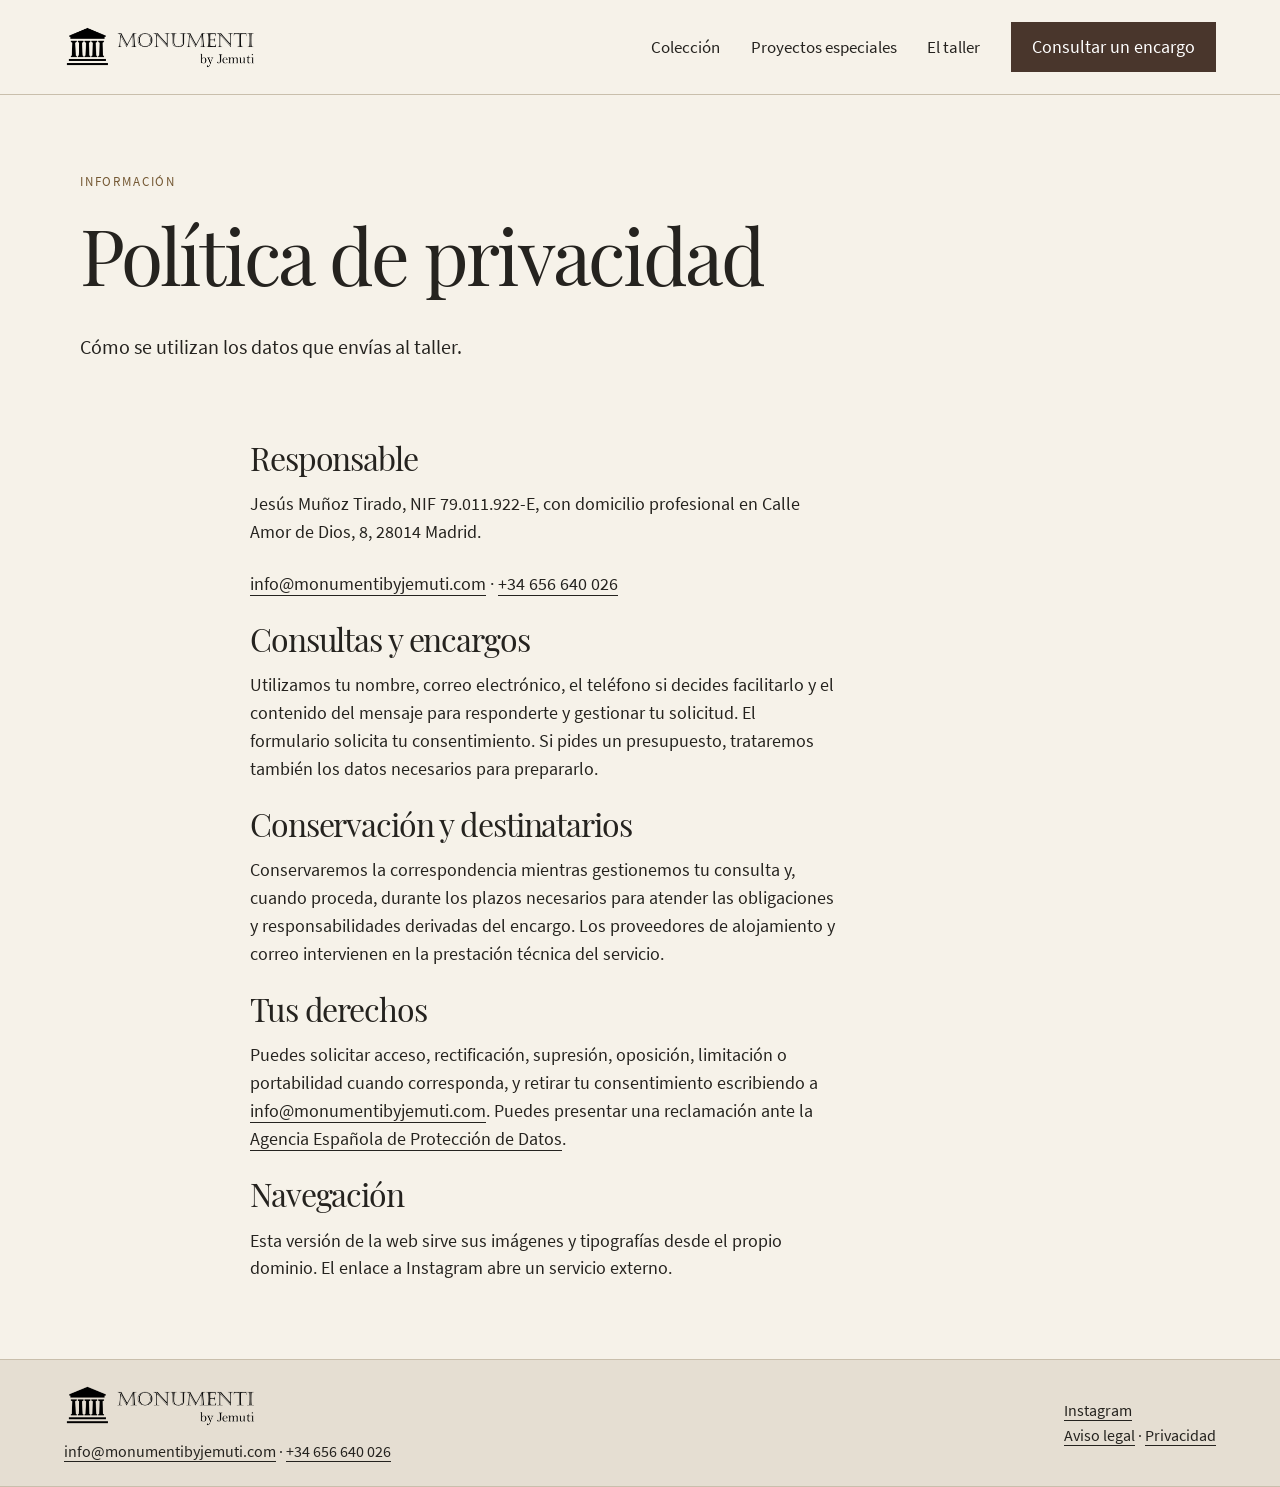
<file: politica-de-privacidad/index.html>
<!doctype html><html lang="es"><head><meta charset="utf-8"><meta name="viewport" content="width=device-width,initial-scale=1"><title>Política de privacidad | Monumenti by Jemuti</title><meta name="description" content="Información sobre el uso de los datos de contacto en las consultas dirigidas a Monumenti by Jemuti."><link rel="canonical" href="https://www.monumentibyjemuti.com/politica-de-privacidad/"><meta property="og:locale" content="es_ES"><meta property="og:type" content="website"><meta property="og:title" content="Política de privacidad | Monumenti by Jemuti"><meta property="og:description" content="Información sobre el uso de los datos de contacto en las consultas dirigidas a Monumenti by Jemuti."><meta property="og:url" content="https://www.monumentibyjemuti.com/politica-de-privacidad/"><meta property="og:image" content="https://www.monumentibyjemuti.com/assets/i60.jpg"><link rel="icon" href="/assets/icon-base.ico" type="image/x-icon"><link rel="apple-touch-icon" sizes="180x180" href="/assets/icon-180x180.png" type="image/png"><link rel="icon" type="image/png" sizes="32x32" href="/assets/icon-32x32.png"><link rel="icon" type="image/png" sizes="192x192" href="/assets/icon-192x192.png"><link rel="icon" type="image/png" sizes="16x16" href="/assets/icon-16x16.png"><link rel="stylesheet" href="/assets/site.css"><script type="application/ld+json">{"@context": "https://schema.org", "@graph": [{"@type": "Organization", "@id": "https://www.monumentibyjemuti.com/#taller", "name": "Monumenti by Jemuti", "url": "https://www.monumentibyjemuti.com/", "logo": "https://www.monumentibyjemuti.com/assets/i00.png", "founder": {"@type": "Person", "name": "Jesús Muñoz Tirado", "alternateName": "Jemuti"}, "email": "info@monumentibyjemuti.com", "sameAs": ["https://www.instagram.com/monumenti_byjemuti"]}, {"@type": "WebPage", "@id": "https://www.monumentibyjemuti.com/politica-de-privacidad/#pagina", "url": "https://www.monumentibyjemuti.com/politica-de-privacidad/", "name": "Política de privacidad", "description": "Información sobre el uso de los datos de contacto en las consultas dirigidas a Monumenti by Jemuti.", "inLanguage": "es", "publisher": {"@id": "https://www.monumentibyjemuti.com/#taller"}, "image": "https://www.monumentibyjemuti.com/assets/i60.jpg"}, {"@type": "BreadcrumbList", "itemListElement": [{"@type": "ListItem", "position": 1, "name": "Inicio", "item": "https://www.monumentibyjemuti.com/"}, {"@type": "ListItem", "position": 2, "name": "Política de privacidad", "item": "https://www.monumentibyjemuti.com/politica-de-privacidad/"}]}]}</script><script defer src="/assets/site.js"></script></head><body><a class="skip" href="#contenido">Saltar al contenido</a><header><a class="brand" href="/"><img src="/assets/i00.png" alt="Logotipo de Monumenti by Jemuti" width="384" height="93" loading="lazy"></a><nav aria-label="Principal"><a href="/coleccion-monumenti/">Colección</a><a href="/proyectos-especiales/">Proyectos especiales</a><a href="/quienes-somos/">El taller</a><a href="/haz-tu-pedido/">Consultar un encargo</a></nav></header><main id="contenido"><div class="intro"><small>Información</small><h1>Política de privacidad</h1><p>Cómo se utilizan los datos que envías al taller.</p></div><section class="text"><h2>Responsable</h2><p>Jesús Muñoz Tirado, NIF 79.011.922-E, con domicilio profesional en Calle Amor de Dios, 8, 28014 Madrid.</p><p><a href="mailto:info@monumentibyjemuti.com">info@monumentibyjemuti.com</a> · <a href="tel:+34656640026">+34 656 640 026</a></p><h2>Consultas y encargos</h2><p>Utilizamos tu nombre, correo electrónico, el teléfono si decides facilitarlo y el contenido del mensaje para responderte y gestionar tu solicitud. El formulario solicita tu consentimiento. Si pides un presupuesto, trataremos también los datos necesarios para prepararlo.</p><h2>Conservación y destinatarios</h2><p>Conservaremos la correspondencia mientras gestionemos tu consulta y, cuando proceda, durante los plazos necesarios para atender las obligaciones y responsabilidades derivadas del encargo. Los proveedores de alojamiento y correo intervienen en la prestación técnica del servicio.</p><h2>Tus derechos</h2><p>Puedes solicitar acceso, rectificación, supresión, oposición, limitación o portabilidad cuando corresponda, y retirar tu consentimiento escribiendo a <a class="" href="mailto:info@monumentibyjemuti.com">info@monumentibyjemuti.com</a>. Puedes presentar una reclamación ante la <a class="" href="https://www.aepd.es/">Agencia Española de Protección de Datos</a>.</p><h2>Navegación</h2><p>Esta versión de la web sirve sus imágenes y tipografías desde el propio dominio. El enlace a Instagram abre un servicio externo.</p></section></main><footer><div><a class="brand" href="/"><img src="/assets/i00.png" alt="Logotipo de Monumenti by Jemuti" width="384" height="93" loading="lazy"></a><p><a href="mailto:info@monumentibyjemuti.com">info@monumentibyjemuti.com</a> · <a href="tel:+34656640026">+34 656 640 026</a></p></div><div><a class="" href="https://www.instagram.com/monumenti_byjemuti">Instagram</a><br><a class="" href="/aviso-legal/">Aviso legal</a> · <a class="" href="/politica-de-privacidad/">Privacidad</a></div></footer></body></html>
</file>
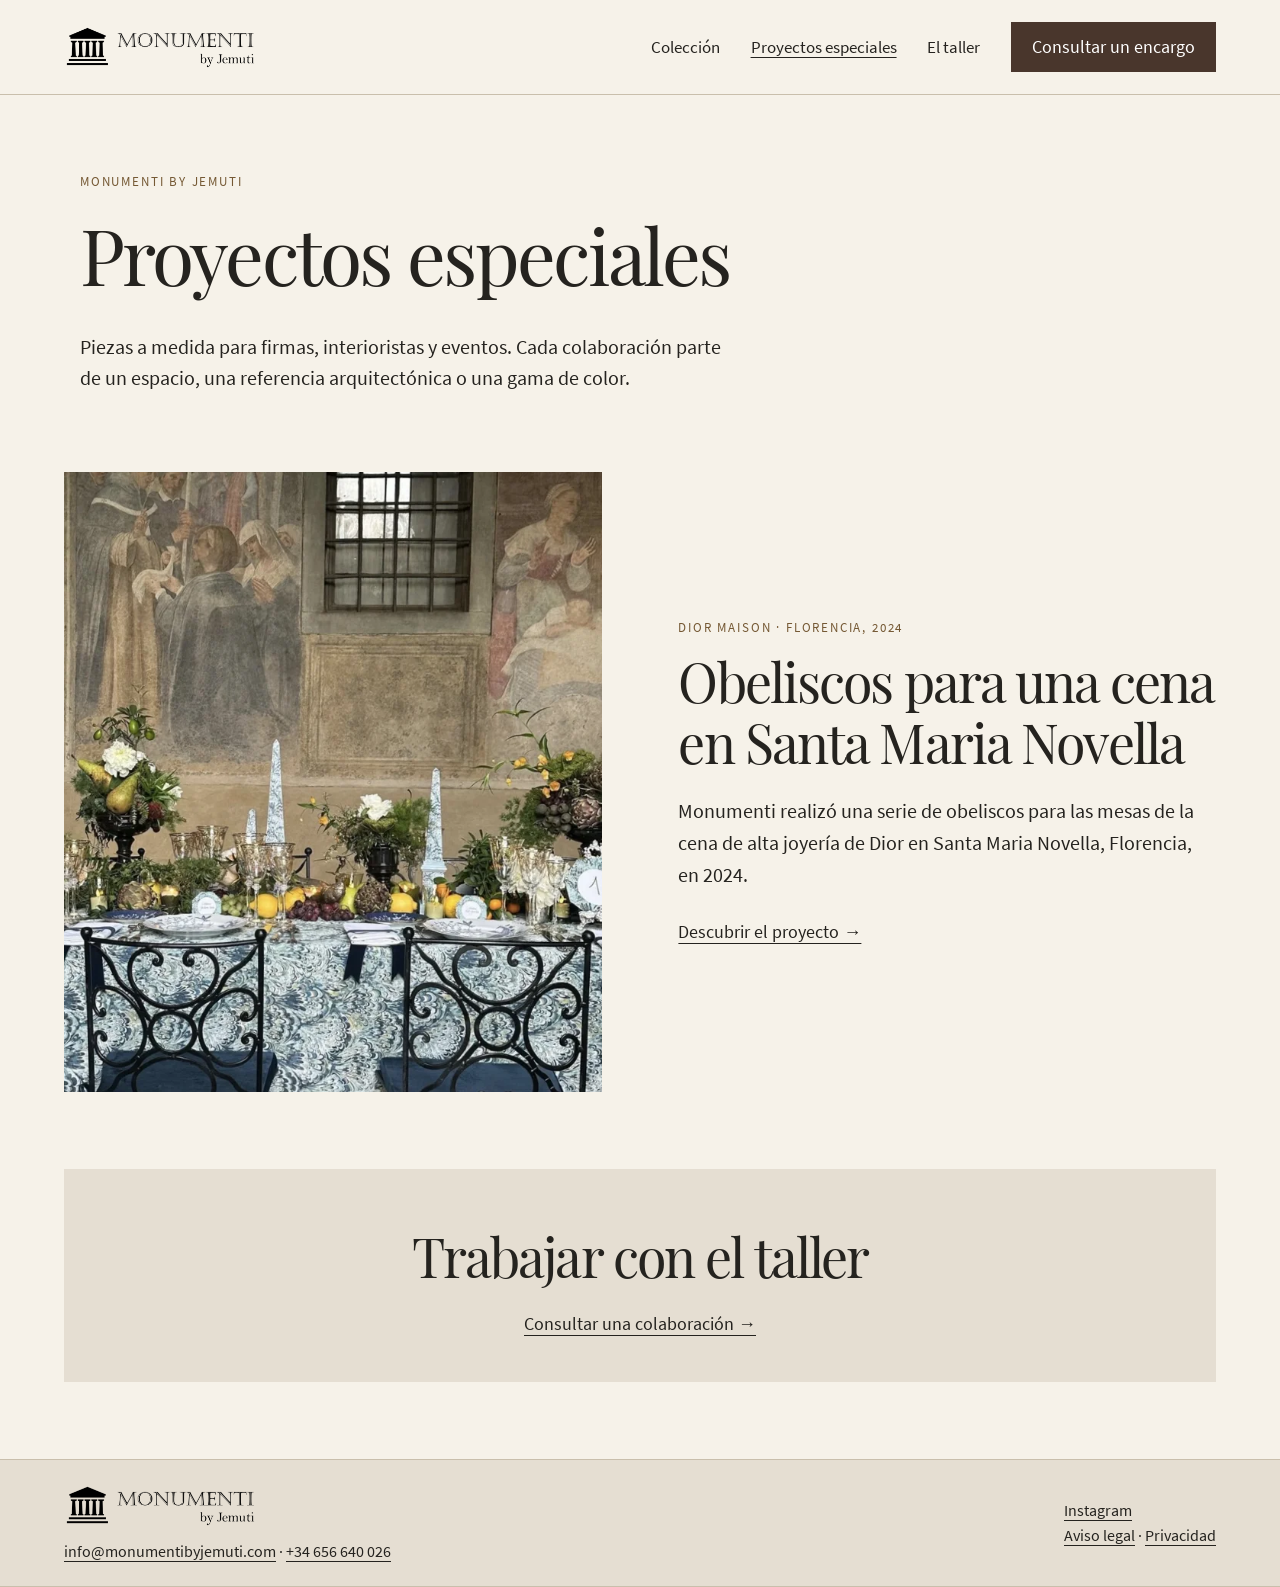
<file: proyectos-especiales/index.html>
<!doctype html><html lang="es"><head><meta charset="utf-8"><meta name="viewport" content="width=device-width,initial-scale=1"><title>Proyectos especiales | Monumenti by Jemuti</title><meta name="description" content="Colaboraciones de Monumenti con firmas e interioristas. Descubre los obeliscos diseñados para Dior Maison en Florencia."><link rel="canonical" href="https://www.monumentibyjemuti.com/proyectos-especiales/"><meta property="og:locale" content="es_ES"><meta property="og:type" content="website"><meta property="og:title" content="Proyectos especiales | Monumenti by Jemuti"><meta property="og:description" content="Colaboraciones de Monumenti con firmas e interioristas. Descubre los obeliscos diseñados para Dior Maison en Florencia."><meta property="og:url" content="https://www.monumentibyjemuti.com/proyectos-especiales/"><meta property="og:image" content="https://www.monumentibyjemuti.com/assets/i67.jpg"><link rel="icon" href="/assets/icon-base.ico" type="image/x-icon"><link rel="apple-touch-icon" sizes="180x180" href="/assets/icon-180x180.png" type="image/png"><link rel="icon" type="image/png" sizes="32x32" href="/assets/icon-32x32.png"><link rel="icon" type="image/png" sizes="192x192" href="/assets/icon-192x192.png"><link rel="icon" type="image/png" sizes="16x16" href="/assets/icon-16x16.png"><link rel="stylesheet" href="/assets/site.css"><script type="application/ld+json">{"@context": "https://schema.org", "@graph": [{"@type": "Organization", "@id": "https://www.monumentibyjemuti.com/#taller", "name": "Monumenti by Jemuti", "url": "https://www.monumentibyjemuti.com/", "logo": "https://www.monumentibyjemuti.com/assets/i00.png", "founder": {"@type": "Person", "name": "Jesús Muñoz Tirado", "alternateName": "Jemuti"}, "email": "info@monumentibyjemuti.com", "sameAs": ["https://www.instagram.com/monumenti_byjemuti"]}, {"@type": "CollectionPage", "@id": "https://www.monumentibyjemuti.com/proyectos-especiales/#pagina", "url": "https://www.monumentibyjemuti.com/proyectos-especiales/", "name": "Proyectos especiales", "description": "Colaboraciones de Monumenti con firmas e interioristas. Descubre los obeliscos diseñados para Dior Maison en Florencia.", "inLanguage": "es", "publisher": {"@id": "https://www.monumentibyjemuti.com/#taller"}, "image": "https://www.monumentibyjemuti.com/assets/i67.jpg"}, {"@type": "BreadcrumbList", "itemListElement": [{"@type": "ListItem", "position": 1, "name": "Inicio", "item": "https://www.monumentibyjemuti.com/"}, {"@type": "ListItem", "position": 2, "name": "Proyectos especiales", "item": "https://www.monumentibyjemuti.com/proyectos-especiales/"}]}]}</script><script defer src="/assets/site.js"></script></head><body><a class="skip" href="#contenido">Saltar al contenido</a><header><a class="brand" href="/"><img src="/assets/i00.png" alt="Logotipo de Monumenti by Jemuti" width="384" height="93" loading="lazy"></a><nav aria-label="Principal"><a href="/coleccion-monumenti/">Colección</a><a href="/proyectos-especiales/" aria-current="page">Proyectos especiales</a><a href="/quienes-somos/">El taller</a><a href="/haz-tu-pedido/">Consultar un encargo</a></nav></header><main id="contenido"><div class="intro"><small>Monumenti by Jemuti</small><h1>Proyectos especiales</h1><p>Piezas a medida para firmas, interioristas y eventos. Cada colaboración parte de un espacio, una referencia arquitectónica o una gama de color.</p></div><section class="split"><a class="" href="/proyectos-especiales/dior-maison-florencia/"><img src="/assets/i67.jpg.webp" alt="Mesa del evento frente a los frescos" width="888" height="1070" loading="lazy"></a><div><small>Dior Maison · Florencia, 2024</small><h2>Obeliscos para una cena en Santa Maria Novella</h2><p>Monumenti realizó una serie de obeliscos para las mesas de la cena de alta joyería de Dior en Santa Maria Novella, Florencia, en 2024.</p><a class="" href="/proyectos-especiales/dior-maison-florencia/">Descubrir el proyecto →</a></div></section><section class="call"><h2>Trabajar con el taller</h2><a class="" href="/haz-tu-pedido/">Consultar una colaboración →</a></section></main><footer><div><a class="brand" href="/"><img src="/assets/i00.png" alt="Logotipo de Monumenti by Jemuti" width="384" height="93" loading="lazy"></a><p><a href="mailto:info@monumentibyjemuti.com">info@monumentibyjemuti.com</a> · <a href="tel:+34656640026">+34 656 640 026</a></p></div><div><a class="" href="https://www.instagram.com/monumenti_byjemuti">Instagram</a><br><a class="" href="/aviso-legal/">Aviso legal</a> · <a class="" href="/politica-de-privacidad/">Privacidad</a></div></footer></body></html>
</file>
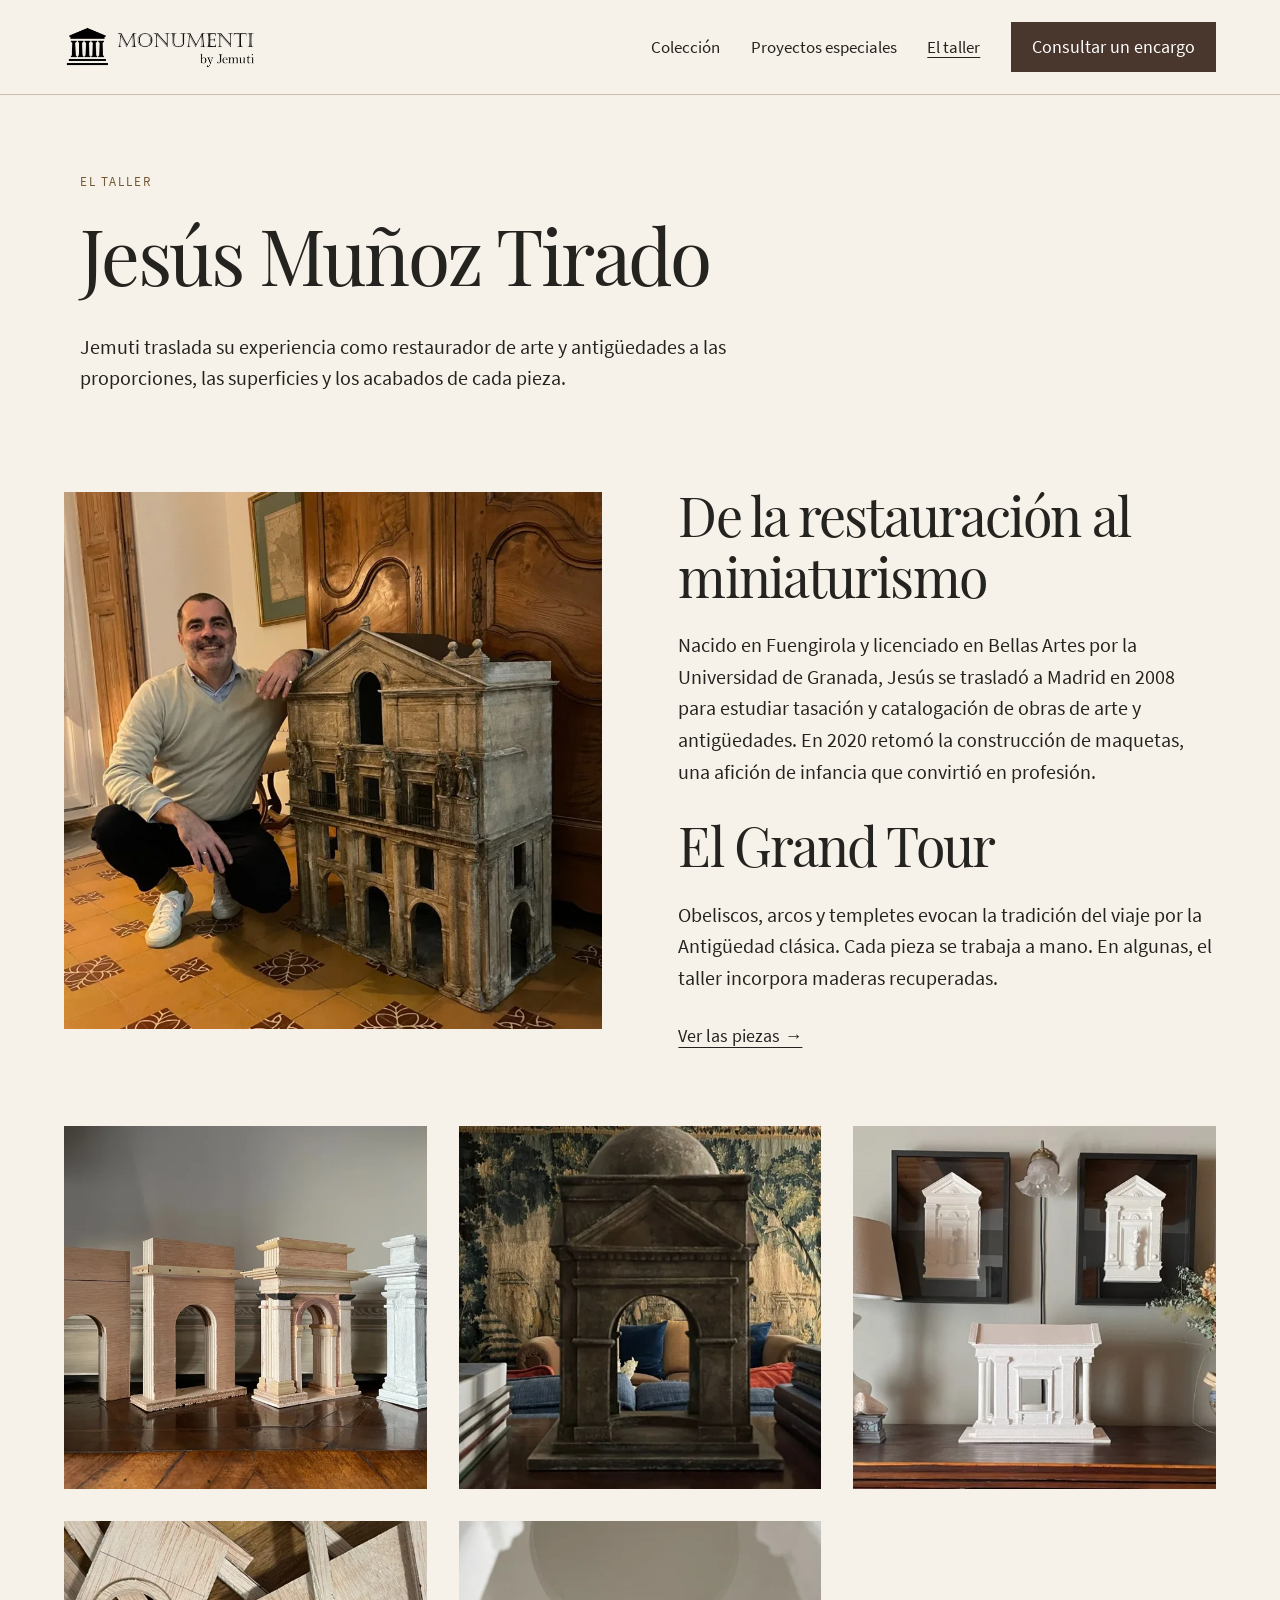
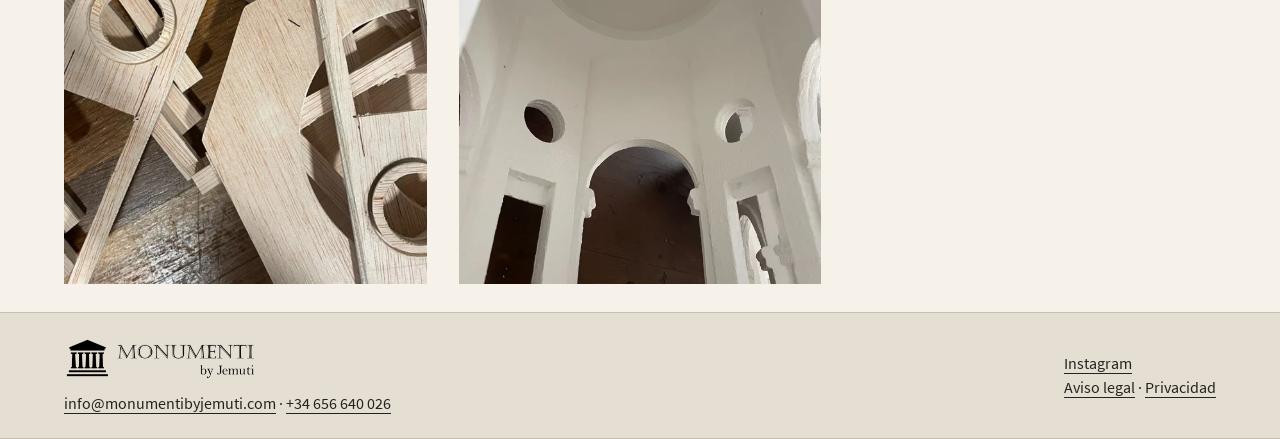
<file: quienes-somos/index.html>
<!doctype html><html lang="es"><head><meta charset="utf-8"><meta name="viewport" content="width=device-width,initial-scale=1"><title>El taller de Jesús Muñoz Tirado | Monumenti by Jemuti</title><meta name="description" content="La trayectoria de Jemuti, restaurador de arte y antigüedades y autor de las pequeñas arquitecturas de madera de Monumenti."><link rel="canonical" href="https://www.monumentibyjemuti.com/quienes-somos/"><meta property="og:locale" content="es_ES"><meta property="og:type" content="website"><meta property="og:title" content="El taller de Jesús Muñoz Tirado | Monumenti by Jemuti"><meta property="og:description" content="La trayectoria de Jemuti, restaurador de arte y antigüedades y autor de las pequeñas arquitecturas de madera de Monumenti."><meta property="og:url" content="https://www.monumentibyjemuti.com/quienes-somos/"><meta property="og:image" content="https://www.monumentibyjemuti.com/assets/i01.jpg"><link rel="icon" href="/assets/icon-base.ico" type="image/x-icon"><link rel="apple-touch-icon" sizes="180x180" href="/assets/icon-180x180.png" type="image/png"><link rel="icon" type="image/png" sizes="32x32" href="/assets/icon-32x32.png"><link rel="icon" type="image/png" sizes="192x192" href="/assets/icon-192x192.png"><link rel="icon" type="image/png" sizes="16x16" href="/assets/icon-16x16.png"><link rel="stylesheet" href="/assets/site.css"><script type="application/ld+json">{"@context": "https://schema.org", "@graph": [{"@type": "Organization", "@id": "https://www.monumentibyjemuti.com/#taller", "name": "Monumenti by Jemuti", "url": "https://www.monumentibyjemuti.com/", "logo": "https://www.monumentibyjemuti.com/assets/i00.png", "founder": {"@type": "Person", "name": "Jesús Muñoz Tirado", "alternateName": "Jemuti"}, "email": "info@monumentibyjemuti.com", "sameAs": ["https://www.instagram.com/monumenti_byjemuti"]}, {"@type": "AboutPage", "@id": "https://www.monumentibyjemuti.com/quienes-somos/#pagina", "url": "https://www.monumentibyjemuti.com/quienes-somos/", "name": "El taller de Jesús Muñoz Tirado", "description": "La trayectoria de Jemuti, restaurador de arte y antigüedades y autor de las pequeñas arquitecturas de madera de Monumenti.", "inLanguage": "es", "publisher": {"@id": "https://www.monumentibyjemuti.com/#taller"}, "image": "https://www.monumentibyjemuti.com/assets/i01.jpg"}, {"@type": "BreadcrumbList", "itemListElement": [{"@type": "ListItem", "position": 1, "name": "Inicio", "item": "https://www.monumentibyjemuti.com/"}, {"@type": "ListItem", "position": 2, "name": "El taller de Jesús Muñoz Tirado", "item": "https://www.monumentibyjemuti.com/quienes-somos/"}]}]}</script><script defer src="/assets/site.js"></script></head><body><a class="skip" href="#contenido">Saltar al contenido</a><header><a class="brand" href="/"><img src="/assets/i00.png" alt="Logotipo de Monumenti by Jemuti" width="384" height="93" loading="lazy"></a><nav aria-label="Principal"><a href="/coleccion-monumenti/">Colección</a><a href="/proyectos-especiales/">Proyectos especiales</a><a href="/quienes-somos/" aria-current="page">El taller</a><a href="/haz-tu-pedido/">Consultar un encargo</a></nav></header><main id="contenido"><div class="intro"><small>El taller</small><h1>Jesús Muñoz Tirado</h1><p>Jemuti traslada su experiencia como restaurador de arte y antigüedades a las proporciones, las superficies y los acabados de cada pieza.</p></div><section class="split"><img src="/assets/i01.jpg.webp" alt="Jemuti junto a sus arquitecturas en el taller" width="1366" height="1366" loading="lazy"><div><h2>De la restauración al miniaturismo</h2><p>Nacido en Fuengirola y licenciado en Bellas Artes por la Universidad de Granada, Jesús se trasladó a Madrid en 2008 para estudiar tasación y catalogación de obras de arte y antigüedades. En 2020 retomó la construcción de maquetas, una afición de infancia que convirtió en profesión.</p><h2>El Grand Tour</h2><p>Obeliscos, arcos y templetes evocan la tradición del viaje por la Antigüedad clásica. Cada pieza se trabaja a mano. En algunas, el taller incorpora maderas recuperadas.</p><a class="" href="/coleccion-monumenti/">Ver las piezas →</a></div></section><div class="gallery"><a class="" href="/assets/i02.jpg"><img src="/assets/i02.jpg.webp" alt="Estudio de portadas y arcos en madera" width="2000" height="1500" loading="lazy"></a><a class="" href="/assets/i57.jpg"><img src="/assets/i57.jpg.webp" alt="Templete en un interior con tapices" width="1366" height="900" loading="lazy"></a><a class="" href="/assets/i58.jpg"><img src="/assets/i58.jpg.webp" alt="Fachadas y arcos enmarcados" width="1366" height="910" loading="lazy"></a><a class="" href="/assets/i59.jpg"><img src="/assets/i59.jpg.webp" alt="Detalle de las piezas de madera en el taller" width="1366" height="910" loading="lazy"></a><a class="" href="/assets/i61.jpg"><img src="/assets/i61.jpg.webp" alt="Interior de una pequeña arquitectura" width="1500" height="2000" loading="lazy"></a></div></main><footer><div><a class="brand" href="/"><img src="/assets/i00.png" alt="Logotipo de Monumenti by Jemuti" width="384" height="93" loading="lazy"></a><p><a href="mailto:info@monumentibyjemuti.com">info@monumentibyjemuti.com</a> · <a href="tel:+34656640026">+34 656 640 026</a></p></div><div><a class="" href="https://www.instagram.com/monumenti_byjemuti">Instagram</a><br><a class="" href="/aviso-legal/">Aviso legal</a> · <a class="" href="/politica-de-privacidad/">Privacidad</a></div></footer></body></html>
</file>
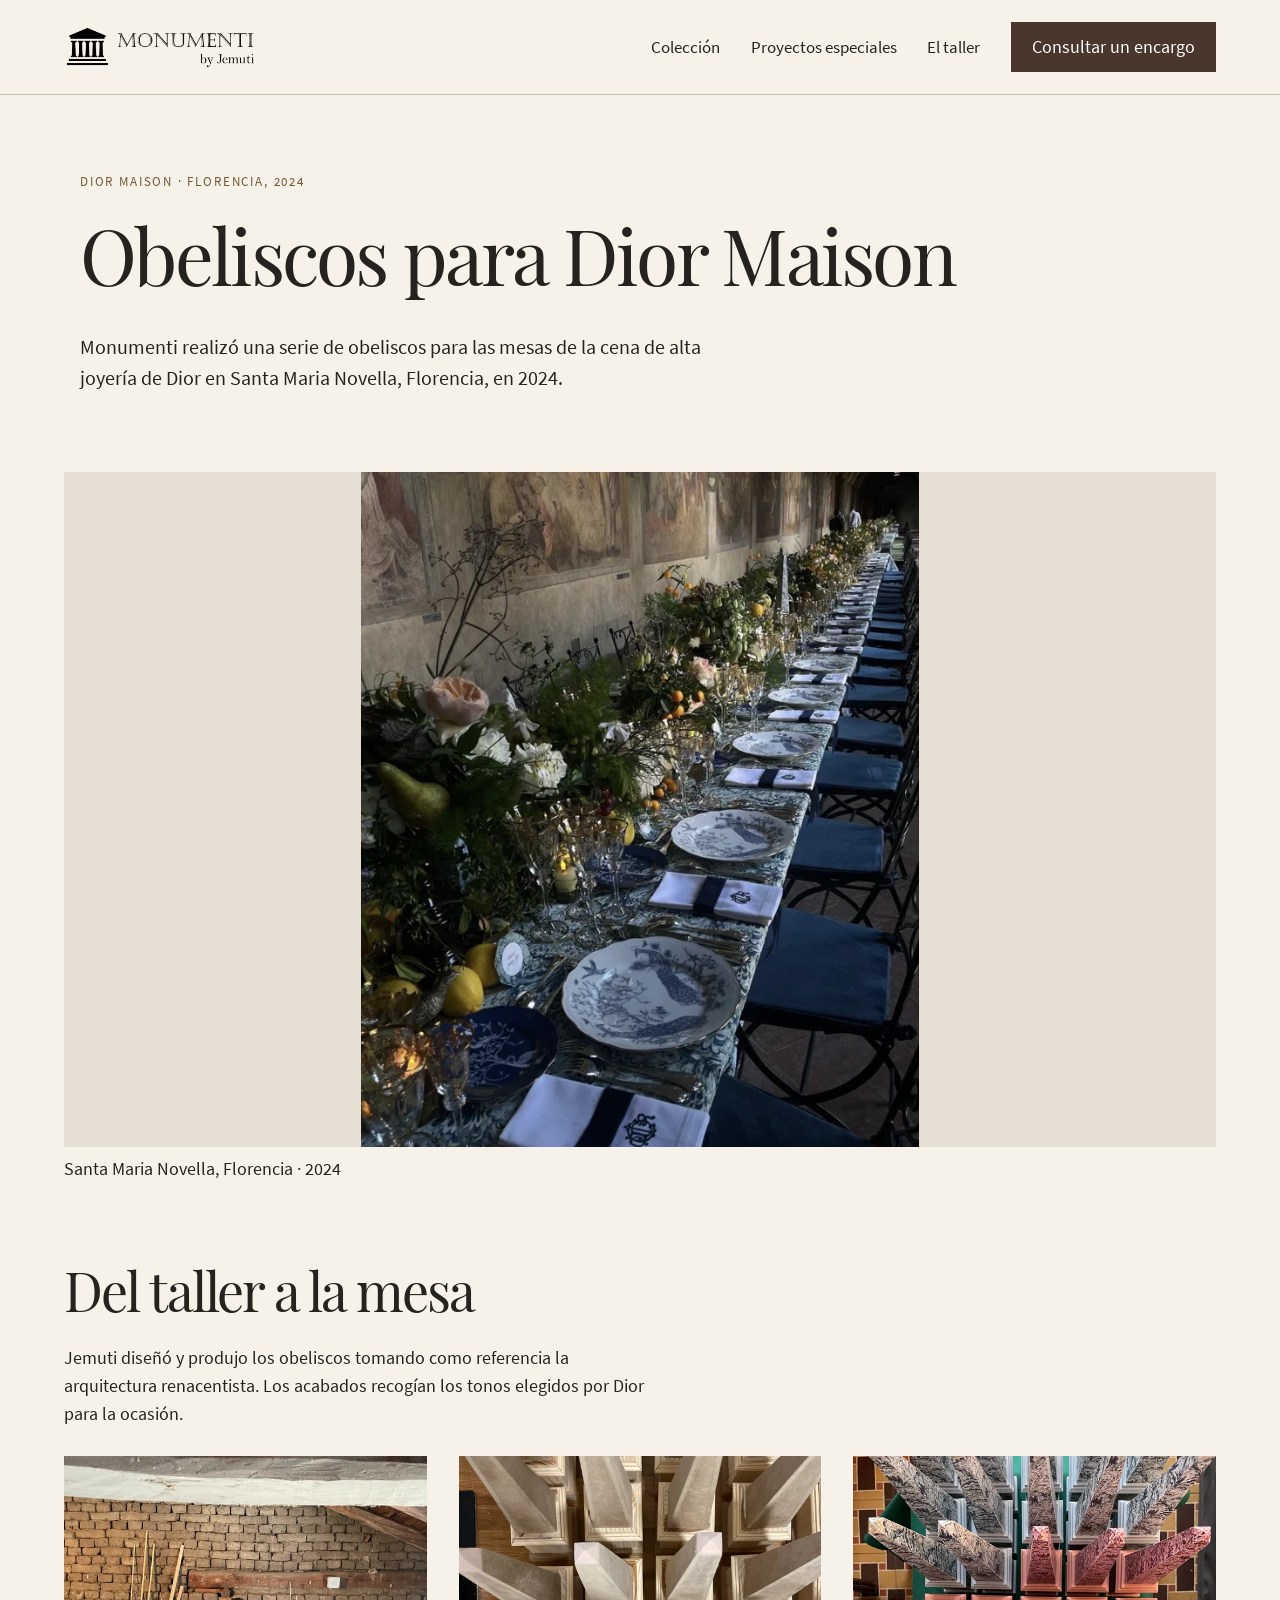
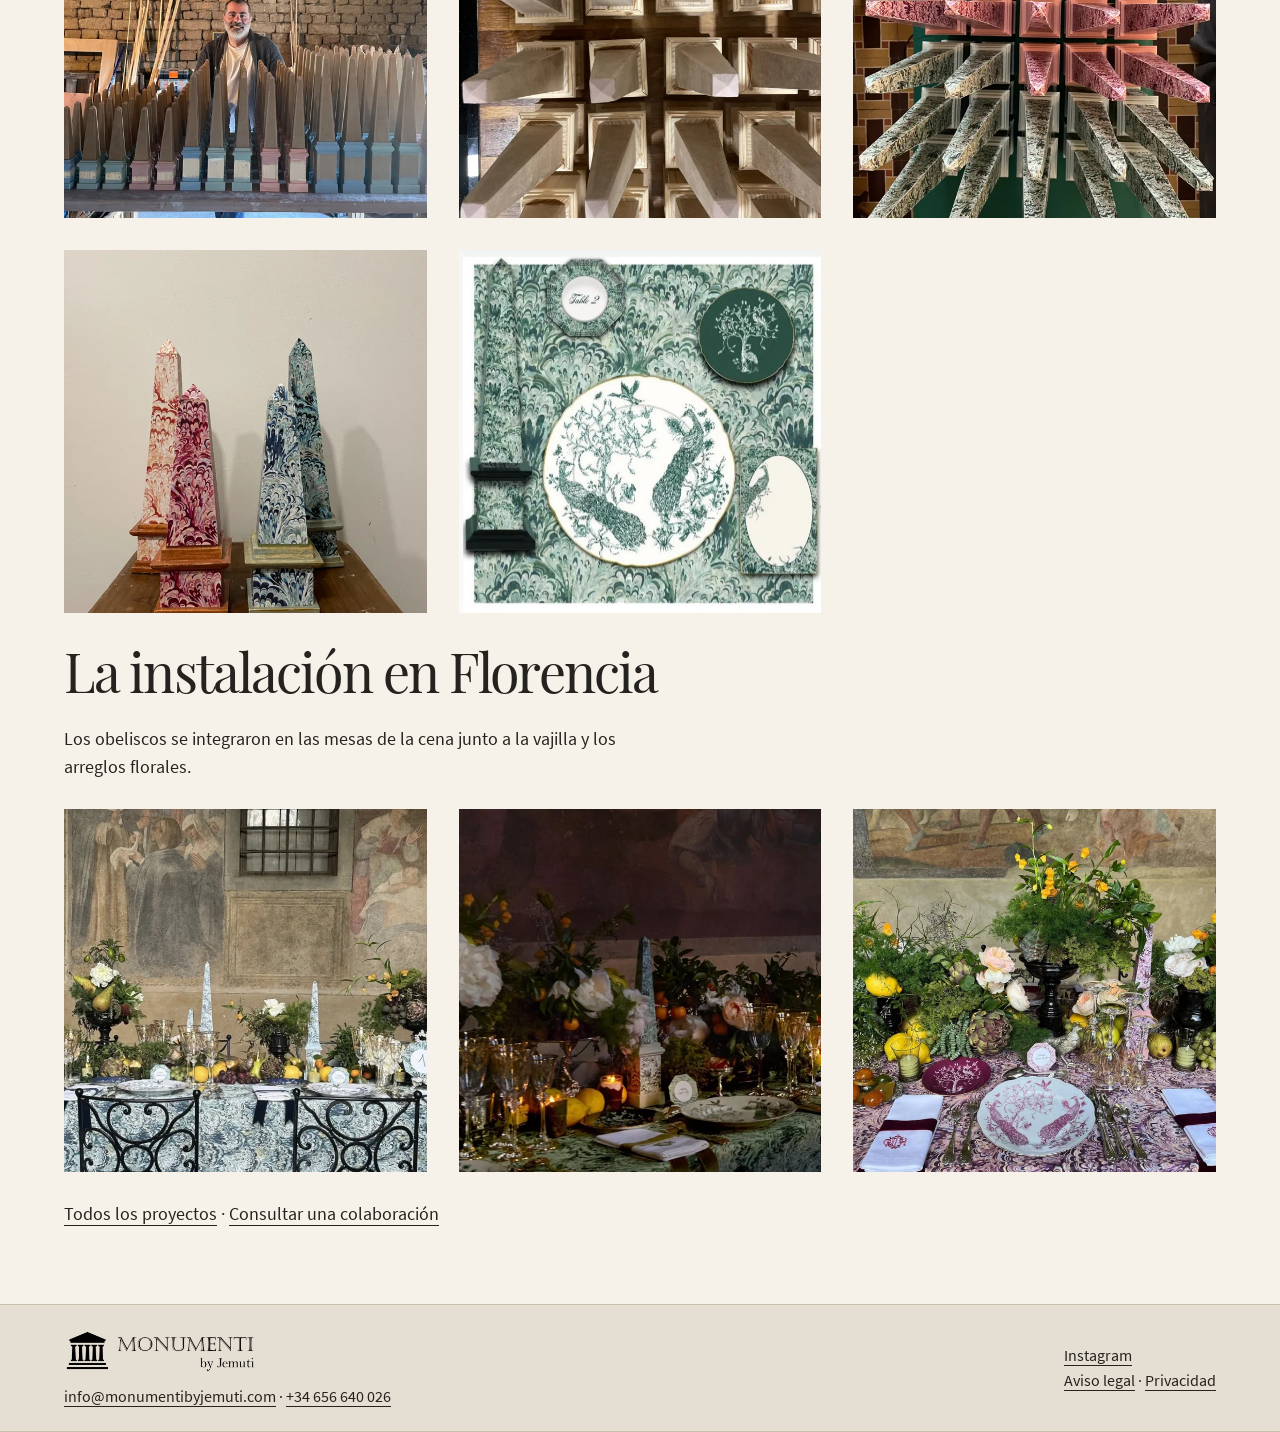
<file: proyectos-especiales/dior-maison-florencia/index.html>
<!doctype html><html lang="es"><head><meta charset="utf-8"><meta name="viewport" content="width=device-width,initial-scale=1"><title>Obeliscos para Dior Maison en Florencia | Monumenti by Jemuti</title><meta name="description" content="Monumenti realizó una serie de obeliscos para las mesas de la cena de alta joyería de Dior en Santa Maria Novella, Florencia, en 2024."><link rel="canonical" href="https://www.monumentibyjemuti.com/proyectos-especiales/dior-maison-florencia/"><meta property="og:locale" content="es_ES"><meta property="og:type" content="website"><meta property="og:title" content="Obeliscos para Dior Maison en Florencia | Monumenti by Jemuti"><meta property="og:description" content="Monumenti realizó una serie de obeliscos para las mesas de la cena de alta joyería de Dior en Santa Maria Novella, Florencia, en 2024."><meta property="og:url" content="https://www.monumentibyjemuti.com/proyectos-especiales/dior-maison-florencia/"><meta property="og:image" content="https://www.monumentibyjemuti.com/assets/i70.jpg"><link rel="icon" href="/assets/icon-base.ico" type="image/x-icon"><link rel="apple-touch-icon" sizes="180x180" href="/assets/icon-180x180.png" type="image/png"><link rel="icon" type="image/png" sizes="32x32" href="/assets/icon-32x32.png"><link rel="icon" type="image/png" sizes="192x192" href="/assets/icon-192x192.png"><link rel="icon" type="image/png" sizes="16x16" href="/assets/icon-16x16.png"><link rel="stylesheet" href="/assets/site.css"><script type="application/ld+json">{"@context": "https://schema.org", "@graph": [{"@type": "Organization", "@id": "https://www.monumentibyjemuti.com/#taller", "name": "Monumenti by Jemuti", "url": "https://www.monumentibyjemuti.com/", "logo": "https://www.monumentibyjemuti.com/assets/i00.png", "founder": {"@type": "Person", "name": "Jesús Muñoz Tirado", "alternateName": "Jemuti"}, "email": "info@monumentibyjemuti.com", "sameAs": ["https://www.instagram.com/monumenti_byjemuti"]}, {"@type": "WebPage", "@id": "https://www.monumentibyjemuti.com/proyectos-especiales/dior-maison-florencia/#pagina", "url": "https://www.monumentibyjemuti.com/proyectos-especiales/dior-maison-florencia/", "name": "Obeliscos para Dior Maison en Florencia", "description": "Monumenti realizó una serie de obeliscos para las mesas de la cena de alta joyería de Dior en Santa Maria Novella, Florencia, en 2024.", "inLanguage": "es", "publisher": {"@id": "https://www.monumentibyjemuti.com/#taller"}, "image": "https://www.monumentibyjemuti.com/assets/i70.jpg", "mainEntity": {"@id": "https://www.monumentibyjemuti.com/proyectos-especiales/dior-maison-florencia/#obra"}}, {"@type": "BreadcrumbList", "itemListElement": [{"@type": "ListItem", "position": 1, "name": "Inicio", "item": "https://www.monumentibyjemuti.com/"}, {"@type": "ListItem", "position": 2, "name": "Proyectos especiales", "item": "https://www.monumentibyjemuti.com/proyectos-especiales/"}, {"@type": "ListItem", "position": 3, "name": "Obeliscos para Dior Maison en Florencia", "item": "https://www.monumentibyjemuti.com/proyectos-especiales/dior-maison-florencia/"}]}, {"@type": "CreativeWork", "@id": "https://www.monumentibyjemuti.com/proyectos-especiales/dior-maison-florencia/#obra", "name": "Obeliscos para Dior Maison", "creator": {"@id": "https://www.monumentibyjemuti.com/#taller"}, "description": "Monumenti realizó una serie de obeliscos para las mesas de la cena de alta joyería de Dior en Santa Maria Novella, Florencia, en 2024.", "temporalCoverage": "2024", "contentLocation": {"@type": "Place", "name": "Santa Maria Novella, Florencia"}, "image": "https://www.monumentibyjemuti.com/assets/i70.jpg", "url": "https://www.monumentibyjemuti.com/proyectos-especiales/dior-maison-florencia/"}]}</script><script defer src="/assets/site.js"></script></head><body><a class="skip" href="#contenido">Saltar al contenido</a><header><a class="brand" href="/"><img src="/assets/i00.png" alt="Logotipo de Monumenti by Jemuti" width="384" height="93" loading="lazy"></a><nav aria-label="Principal"><a href="/coleccion-monumenti/">Colección</a><a href="/proyectos-especiales/">Proyectos especiales</a><a href="/quienes-somos/">El taller</a><a href="/haz-tu-pedido/">Consultar un encargo</a></nav></header><main id="contenido"><div class="intro"><small>Dior Maison · Florencia, 2024</small><h1>Obeliscos para Dior Maison</h1><p>Monumenti realizó una serie de obeliscos para las mesas de la cena de alta joyería de Dior en Santa Maria Novella, Florencia, en 2024.</p></div><figure class="wide"><img srcset="/assets/i70-640.webp 640w" sizes="100vw" src="/assets/i70.jpg" alt="Vista longitudinal de las mesas de la cena" width="960" height="1162" fetchpriority="high"><figcaption>Santa Maria Novella, Florencia · 2024</figcaption></figure><section><h2>Del taller a la mesa</h2><p>Jemuti diseñó y produjo los obeliscos tomando como referencia la arquitectura renacentista. Los acabados recogían los tonos elegidos por Dior para la ocasión.</p><div class="gallery"><a class="" href="/assets/i62.jpg"><img src="/assets/i62.jpg.webp" alt="Jemuti con los obeliscos del encargo" width="2000" height="1500" loading="lazy"></a><a class="" href="/assets/i63.jpg"><img src="/assets/i63.jpg.webp" alt="Detalle del ensamblaje de los obeliscos" width="1500" height="2000" loading="lazy"></a><a class="" href="/assets/i64.jpg"><img src="/assets/i64.jpg.webp" alt="Obeliscos decorados vistos desde arriba" width="1500" height="2000" loading="lazy"></a><a class="" href="/assets/i65.jpg"><img src="/assets/i65.jpg.webp" alt="Dos obeliscos estampados" width="1500" height="2000" loading="lazy"></a><a class="" href="/assets/i66.jpg"><img src="/assets/i66.jpg.webp" alt="Motivos verdes de la decoración de mesa" width="698" height="678" loading="lazy"></a></div><h2>La instalación en Florencia</h2><p>Los obeliscos se integraron en las mesas de la cena junto a la vajilla y los arreglos florales.</p><div class="gallery"><a class="" href="/assets/i67.jpg"><img src="/assets/i67.jpg.webp" alt="Mesa del evento frente a los frescos" width="888" height="1070" loading="lazy"></a><a class="" href="/assets/i68.jpg"><img src="/assets/i68.jpg.webp" alt="Composición floral de la cena" width="737" height="940" loading="lazy"></a><a class="" href="/assets/i69.jpg"><img src="/assets/i69.jpg.webp" alt="Detalle del servicio de mesa en Florencia" width="960" height="1161" loading="lazy"></a></div><a class="" href="/proyectos-especiales/">Todos los proyectos</a> · <a class="" href="/haz-tu-pedido/">Consultar una colaboración</a></section></main><footer><div><a class="brand" href="/"><img src="/assets/i00.png" alt="Logotipo de Monumenti by Jemuti" width="384" height="93" loading="lazy"></a><p><a href="mailto:info@monumentibyjemuti.com">info@monumentibyjemuti.com</a> · <a href="tel:+34656640026">+34 656 640 026</a></p></div><div><a class="" href="https://www.instagram.com/monumenti_byjemuti">Instagram</a><br><a class="" href="/aviso-legal/">Aviso legal</a> · <a class="" href="/politica-de-privacidad/">Privacidad</a></div></footer></body></html>
</file>
<file: assets/site.css>
@font-face{font-family:Playfair;src:url(PlayfairDisplay.woff2) format("woff2");font-display:swap}
@font-face{font-family:Source;src:url(SourceSansPro.woff2) format("woff2");font-display:swap}
:root{--paper:#f6f2e9;--ink:#25231f;--nut:#49362c;--line:#c9bfac;--bronze:#755934}
*{box-sizing:border-box}html{scroll-padding:1rem}body{margin:0;background:var(--paper);color:var(--ink);font:18px/1.55 Source,Arial,sans-serif}a{color:inherit;text-underline-offset:.25em}a:hover{color:var(--bronze)}:focus-visible{outline:3px solid #9c6e28;outline-offset:4px}.skip{position:absolute;left:-100vw}.skip:focus{left:1em;z-index:5;background:white;padding:.5em}
header,footer{display:flex;justify-content:space-between;align-items:center;gap:2rem;padding:22px max(5vw,calc((100vw - 1320px)/2));border-bottom:1px solid var(--line)}header nav,.index{display:flex;align-items:center;gap:clamp(14px,2.4vw,38px);flex-wrap:wrap}header nav a{text-decoration:none;font-size:17px}header a[aria-current]{text-decoration:underline}header nav a:last-child,.btn,button{background:var(--nut);color:white;padding:11px 21px;text-decoration:none;border:0;cursor:pointer;font:inherit}.brand{display:block;width:195px;flex:none}.brand img{object-fit:contain;width:100%;height:auto;mix-blend-mode:multiply}img{display:block;width:100%;height:auto}h1,h2,h3{font:400 clamp(34px,4.2vw,62px)/1.12 Playfair,Georgia,serif;letter-spacing:-.035em;margin:.25em 0 .45em}h1{font-size:clamp(44px,6vw,88px)}h3{font-size:clamp(24px,2.4vw,36px)}small{display:block;color:var(--bronze);font-size:13px;letter-spacing:.14em;text-transform:uppercase}p{max-width:65ch;margin:.6em 0 1.3em}section,.intro,.index,.wide,.gallery{width:min(90%,1320px);margin:clamp(48px,6vw,90px) auto}.intro{max-width:1120px}.intro p,.split p{font-size:clamp(18px,1.6vw,23px)}.hero{position:relative;isolation:isolate;width:100%;max-width:none;min-height:clamp(540px,73vh,820px);margin:0;display:flex;align-items:end;padding:6vw;color:#fffaf0;background:#41352a}.hero img{position:absolute;inset:0;z-index:-2;height:100%;object-fit:cover}.hero:before{content:"";position:absolute;inset:0;background:linear-gradient(90deg,#160f0bdc,#24191073 60%,transparent),linear-gradient(0deg,#24191055,transparent);z-index:-1}.hero small{color:#f6eedf}.hero p{max-width:48ch}.hero .btn{display:inline-block;background:var(--paper);color:var(--ink)}.cards,.gallery{display:grid;grid-template-columns:repeat(3,minmax(0,1fr));gap:clamp(12px,2.5vw,40px)}.card{text-decoration:none}.card img,.gallery img{aspect-ratio:4/5;object-fit:cover}.card small{margin:18px 0 4px}.card span{font:18px Source}.split{display:grid;grid-template-columns:1fr 1fr;align-items:center;gap:6vw}.split img{max-height:620px;object-fit:cover}.index{border-block:1px solid var(--line);padding:15px 0}.gallery{margin:28px auto}.gallery img{aspect-ratio:1;transition:opacity .2s}.gallery a:hover img{opacity:.85}section .gallery{width:100%}.wide img{max-height:75vh;object-fit:contain;background:#e5ded2}figcaption{margin-top:8px}.call{text-align:center;padding:44px 16px;background:#e5ded2}.text{max-width:780px}.text h2{font-size:32px}.check{display:block}.check input{width:auto}label{display:block;margin-bottom:16px}input,textarea{display:block;width:100%;padding:10px;font:inherit;background:#fffdf8;color:var(--ink);border:1px solid #8c8375}textarea{resize:vertical}.check input{display:inline}[hidden]{display:none!important}footer{border-block:1px solid var(--line);background:#e5ded2;font-size:16px}footer p{margin-bottom:0}.split a:has(img){display:block}
@media(max-width:760px){header,footer{flex-direction:column;align-items:flex-start;gap:14px;padding:17px 5%}.brand{width:155px}header nav{gap:8px 17px}header nav a,header nav a:last-child{font-size:15px}header nav a:last-child{padding:4px 10px}.split,.cards{grid-template-columns:1fr}.cards{gap:32px}.card img{aspect-ratio:4/3}.gallery{grid-template-columns:repeat(2,minmax(0,1fr))}.hero{min-height:560px;padding:7% 5%}.hero:before{background:linear-gradient(0deg,#130b05ec,#24191065 80%)}.index{gap:10px 20px}}
</file>
